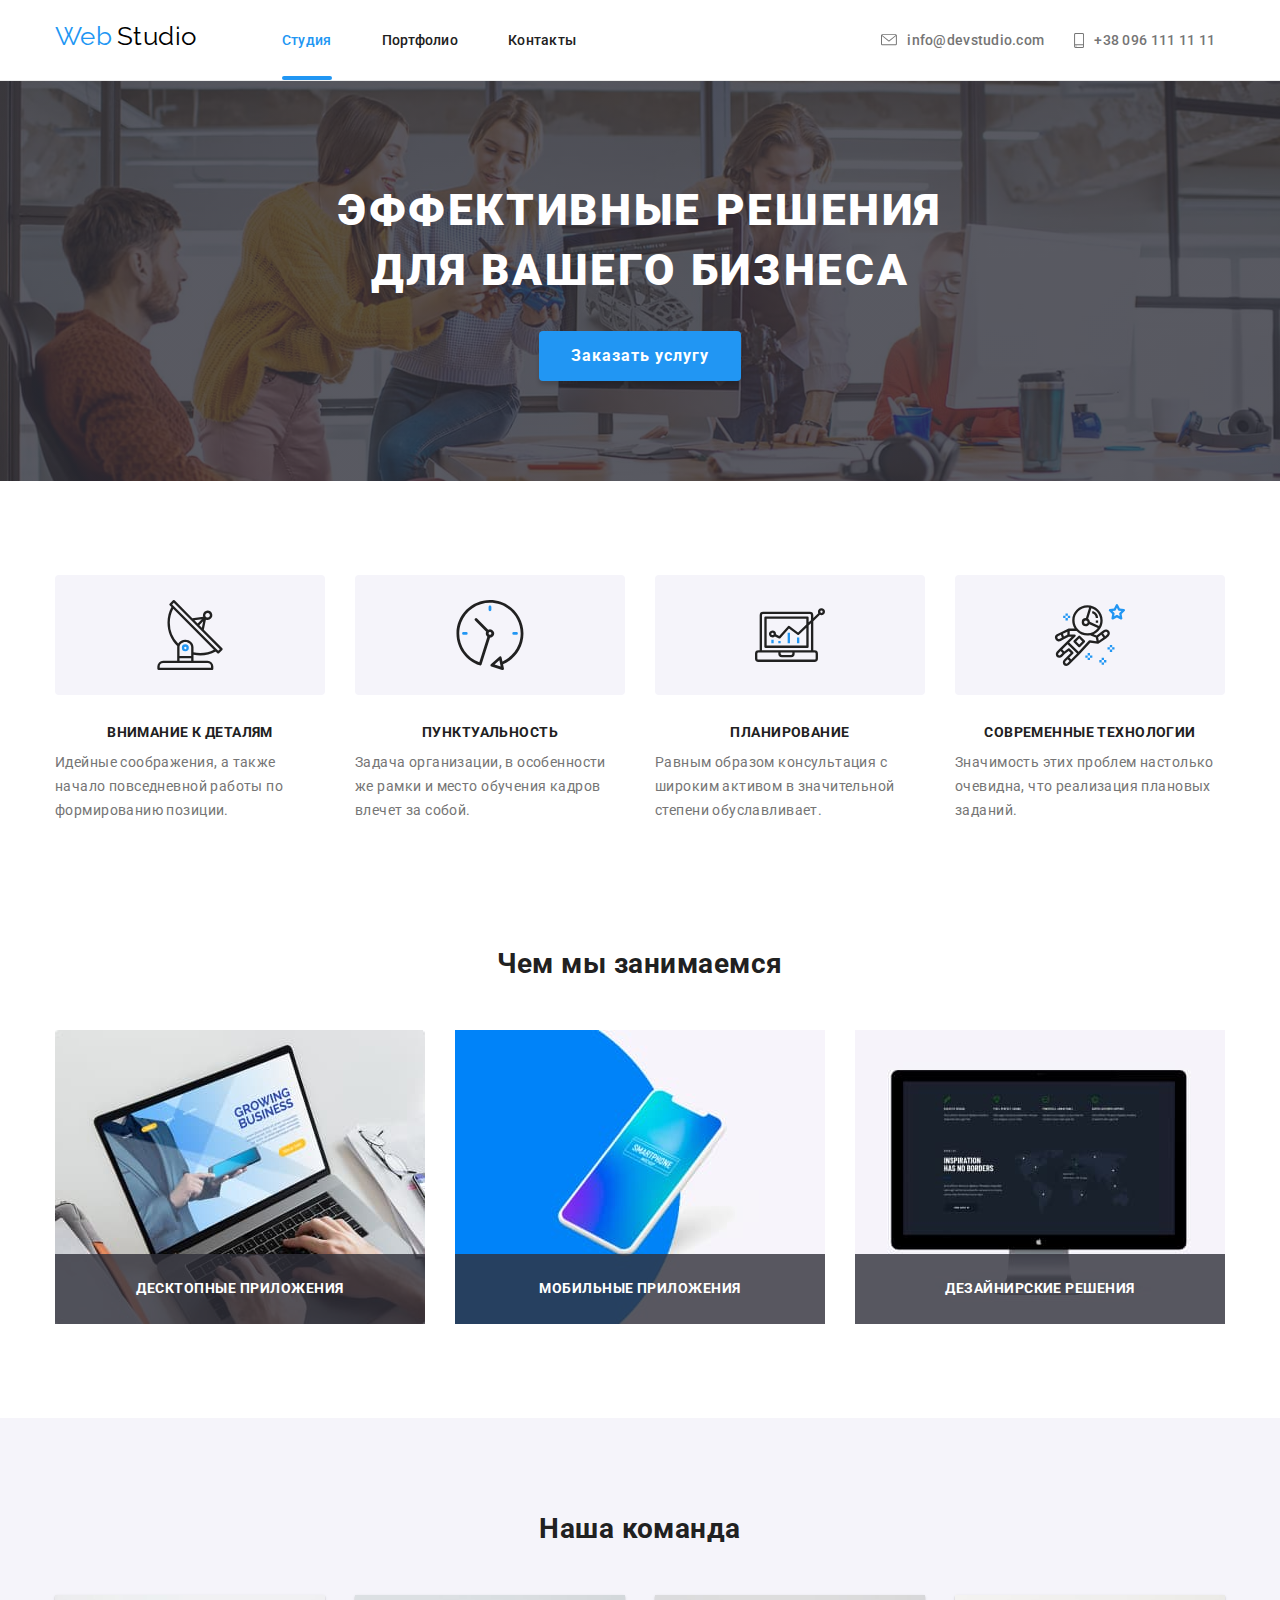
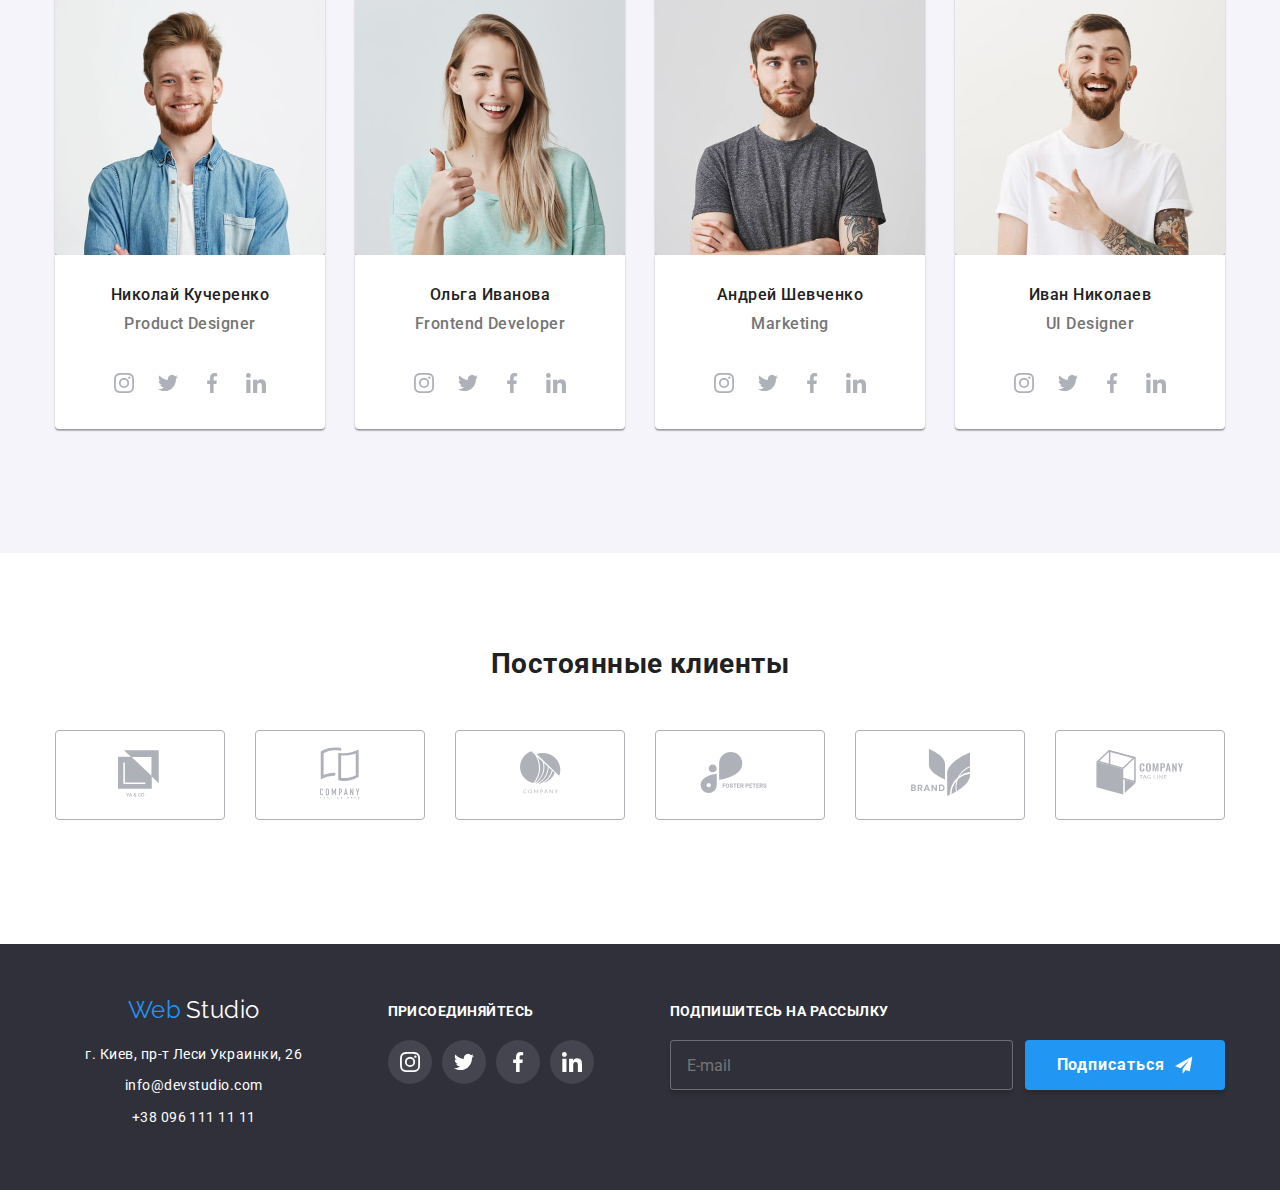
<file: index.html>
<!DOCTYPE html>
<html lang="ru">
  <head>
    <meta charset="UTF-8" />
    <meta name="viewport" content="width=device-width, initial-scale=1.0" />
    <title>Web Studio v.1</title>
    <link
      rel="stylesheet"
      href="https://cdnjs.cloudflare.com/ajax/libs/modern-normalize/0.6.0/modern-normalize.min.css"
    />
    <link
      href="https://fonts.googleapis.com/css2?family=Raleway:wght@700&family=Roboto:wght@400;500;700;900&display=swap"
      rel="stylesheet"
    />
    <link rel="stylesheet" href="./css/main.min.css" />
  </head>
  <body>
    <div class="backdrop is-hidden" data-modal>
      <div class="modal">
        <b class="modal-title">Оставьте свои данные, мы вам перезвоним:</b>
        <button class="button-close" type="button" data-modal-close>
          <svg class="close">
            <use href="./images/webstudio.svg#icon-close-black-18dp"></use>
          </svg>
        </button>

        <form class="form" autocomplete="off">
          <div class="form-field">
            <input type="text" name="name" id="name" placeholder=" " />
            <label for="name" class="form-label">Имя</label>
            <svg class="icon-modal">
              <use href="./images/webstudio.svg#icon-person-black-18dp"></use>
            </svg>
          </div>

          <div class="form-field">
            <input type="tel" name="telephone" id="tel" placeholder=" " />
            <label for="tel" class="form-label">Телефон</label>
            <svg class="icon-modal">
              <use href="./images/webstudio.svg#icon-phone-black-18dp"></use>
            </svg>
          </div>

          <div class="form-field">
            <input type="email" name="email" id="mail" placeholder=" " />
            <label for="mail" class="form-label">Почта</label>
            <svg class="icon-modal">
              <use href="./images/webstudio.svg#icon-email-black-18dp-1"></use>
            </svg>
          </div>
          <div class="form-field">
            <textarea
              name="comment"
              rows="5"
              cols="50"
              id="comment"
              placeholder=" "
            ></textarea>
            <label for="comment" class="form-label-comment">Коментарий</label>
          </div>
          <div>
            <label class="checkbox-label">
              <input
                name="checkbox"
                type="checkbox"
                value="agreement conditions"
                class="checkbox"
              /><span class="check-ikon"></span>Соглашаюсь с рассылкой и
              принимаю
              <a class="contract" href="/">Условия договора</a>
            </label>
          </div>
          <div class="modal-button">
            <button class="button-secondary" type="submit">Отправить</button>
          </div>
        </form>
      </div>
    </div>
    <!--Шапка-->
    <header class="h-box">
      <!--Навигация-->
      <div class="head-container">
        <nav class="nav-flex">
          <!--Лого-->
          <div>
            <a href="/" class="logo"
              ><span class="logo-primary">Web</span>
              <span class="logo-secondary">Studio</span></a
            >
          </div>
          <button
            type="button"
            class="mob-but-menu"
            aria-label="Переключатель мобильного меню"
            aria-expanded="false"
            data-menu-button
          >
            <svg width="40px" height="40px">
              <use
                class="icon-cross"
                href="./images/webstudio.svg#icon-close_40px"
              ></use>
              <use
                class="icon-menu"
                href="./images/webstudio.svg#icon-menu_40px"
              ></use>
            </svg>
          </button>
        </nav>
        <div class="menu-container" data-menu>
          <!--Список страниц-->
          <ul class="site-nav">
            <li class="item">
              <a href="./" class="link current">Студия</a>
            </li>
            <li class="item">
              <a href="./portfolio.html" class="link">Портфолио</a>
            </li>
            <li class="item"><a href="/" class="link">Контакты</a></li>
          </ul>

          <!--Список контактов-->

          <address class="site-nav-ad">
            <div class="ad-link">
              <a href="mailto:info@devstudio.com" class="link">
                <svg class="e-t-icon-envelope">
                  <use href="./images/webstudio.svg#icon-envelope"></use>
                </svg>
                info@devstudio.com
              </a>
            </div>
            <div class="ad-link">
              <a href="tel:380961111111" class="link">
                <svg class="e-t-icon-smartphone">
                  <use href="./images/webstudio.svg#icon-smartphone"></use>
                </svg>
                +38 096 111 11 11
              </a>
            </div>
          </address>
        </div>
      </div>
    </header>

    <!--Основной контент-->
    <main>
      <!--Сецкция ГЕРОЙ-->
      <section class="hero">
        <div>
          <h1 class="hero-title">
            Эффективные решения для вашего бизнеса
          </h1>

          <button class="button-secondary" type="button" data-modal-open>
            Заказать услугу
          </button>
        </div>
      </section>

      <!--Сецкция ФИТЧИ-->
      <section class="feature">
        <div class="container">
          <ul class="list features-flex">
            <!--Внимание к деталям-->
            <li class="feature-item">
              <div class="b-g-c-features">
                <svg class="features-icon">
                  <use href="./images/webstudio.svg#icon-antenna_1"></use>
                </svg>
              </div>
              <h3 class="features-title">ВНИМАНИЕ К ДЕТАЛЯМ</h3>
              <p class="features-text">
                Идейные соображения, а также начало повседневной работы по
                формированию позиции.
              </p>
            </li>

            <!--Пунктуальность-->
            <li class="feature-item">
              <div class="b-g-c-features">
                <svg class="features-icon">
                  <use href="./images/webstudio.svg#icon-clock_1"></use>
                </svg>
              </div>
              <h3 class="features-title">ПУНКТУАЛЬНОСТЬ</h3>
              <p class="features-text">
                Задача организации, в особенности же рамки и место обучения
                кадров влечет за собой.
              </p>
            </li>

            <!--Планирование-->
            <li class="feature-item">
              <div class="b-g-c-features">
                <svg class="features-icon">
                  <use href="./images/webstudio.svg#icon-diagram_1"></use>
                </svg>
              </div>
              <h3 class="features-title">ПЛАНИРОВАНИЕ</h3>
              <p class="features-text">
                Равным образом консультация с широким активом в значительной
                степени обуславливает.
              </p>
            </li>

            <!--Современные технологии-->
            <li class="feature-item">
              <div class="b-g-c-features">
                <svg class="features-icon">
                  <use href="./images/webstudio.svg#icon-astronaut_1"></use>
                </svg>
              </div>
              <h3 class="features-title">СОВРЕМЕННЫЕ ТЕХНОЛОГИИ</h3>
              <p class="features-text">
                Значимость этих проблем настолько очевидна, что реализация
                плановых заданий.
              </p>
            </li>
          </ul>
        </div>
      </section>

      <!--Сецкция Чем мы занимаемся-->
      <section class="container">
        <div class="wawd">
          <h2 class="title">Чем мы занимаемся</h2>
          <ul class="list wawd-flex">
            <!--ДЕСКТОПНЫЕ ПРИЛОЖЕНИЯ-->
            <li class="img-wawd">
              <div class="wawd-position-img">
                <img
                  srcset="
                    ./images/what_are_we_doing/laptop.jpg    1x,
                    ./images/what_are_we_doing/laptop@2x.jpg 2x
                  "
                  src="./images/what_are_we_doing/laptop.jpg"
                  alt="Ноутбук"
                  width="370"
                />
              </div>
              <div class="wawd-position">
                <h3 class="wawd-item">
                  ДЕСКТОПНЫЕ ПРИЛОЖЕНИЯ
                </h3>
              </div>
            </li>

            <!--МОБИЛЬНЫЕ ПРИЛОЖЕНИЯ-->
            <li class="img-wawd">
              <div class="wawd-position-img">
                <img
                  srcset="
                    ./images/what_are_we_doing/smartphone.jpg    1x,
                    ./images/what_are_we_doing/smartphone@2x.jpg 2x
                  "
                  src="./images/what_are_we_doing/smartphone.jpg"
                  alt="Смартфон"
                />
              </div>
              <div class="wawd-position">
                <h3 class="wawd-item">МОБИЛЬНЫЕ ПРИЛОЖЕНИЯ</h3>
              </div>
            </li>

            <!--ДЕЗАЙНИРСКИЕ РЕШЕНИЯ-->
            <li class="img-wawd">
              <div class="wawd-position-img">
                <img
                  srcset="
                    ./images/what_are_we_doing/screen.jpg    1x,
                    ./images/what_are_we_doing/screen@2x.jpg 2x
                  "
                  src="./images/what_are_we_doing/screen.jpg"
                  alt="Монитор"
                />
              </div>
              <div class="wawd-position">
                <h3 class="wawd-item">ДЕЗАЙНИРСКИЕ РЕШЕНИЯ</h3>
              </div>
            </li>
          </ul>
        </div>
      </section>

      <!--Сецкция Наша команда-->
      <section class="team-box">
        <div class="container">
          <h2 class="title">Наша команда</h2>
          <ul class="team-list team-flex">
            <!--Product Designer-->
            <li class="workers-items">
              <picture>
                <source
                  srcset="
                    ./images/team/mob/img-mob.jpg    450w,
                    ./images/team/mob/img-mob@2x.jpg 900w
                  "
                  media="(max-width: 480px)" />

                <source
                  srcset="
                    ./images/team/desk/img-desk.jpg    270w,
                    ./images/team/desk/img-desk@2x.jpg 540w
                  "
                  media="(min-width: 1200px)" />
                <img
                  srcset="
                    ./images/team/tab/img-tab.jpg    354w,
                    ./images/team/tab/img-tab@2x.jpg 708w
                  "
                  src="./images/team/tab/img-tab.jpg"
                  alt="Photo Product Designer"
                  class="workers-photo"
              /></picture>
              <div class="info-container">
                <h3 class="member-title">Николай Кучеренко</h3>
                <p class="postposition" lang="en">Product Designer</p>
                <ul class="list sl-flex">
                  <li>
                    <a
                      href="https://www.instagram.com/?hl=ru"
                      class="socialnets"
                    >
                      <svg class="socialnets-icons" width="20px" height="20px">
                        <use href="./images/webstudio.svg#icon-instagram"></use>
                      </svg>

                      <span class="f-heading">Instagram</span></a
                    >
                  </li>
                  <li>
                    <a
                      href="https://www.instagram.com/?hl=ru"
                      class="socialnets"
                    >
                      <svg class="socialnets-icons" width="20px" height="20px">
                        <use href="./images/webstudio.svg#icon-twitter"></use>
                      </svg>
                      <span class="f-heading">Twitter</span></a
                    >
                  </li>
                  <li>
                    <a
                      href="https://www.instagram.com/?hl=ru"
                      class="socialnets"
                    >
                      <svg class="socialnets-icons" width="20px" height="20px">
                        <use href="./images/webstudio.svg#icon-facebook"></use>
                      </svg>
                      <span class="f-heading">FaceBook</span></a
                    >
                  </li>
                  <li>
                    <a
                      href="https://www.instagram.com/?hl=ru"
                      class="socialnets"
                    >
                      <svg class="socialnets-icons" width="20px" height="20px">
                        <use href="./images/webstudio.svg#icon-linkedin"></use>
                      </svg>
                      <span class="f-heading">Linkedin</span></a
                    >
                  </li>
                </ul>
              </div>
            </li>

            <!--Frontend Developer-->
            <li class="workers-items">
              <picture>
                <source
                  srcset="
                    ./images/team/desk/img-desk_(1).jpg    270w,
                    ./images/team/desk/img-desk_(1)@2x.jpg 540w
                  "
                  media="(min-width: 1200px)" />
                <source
                  srcset="
                    ./images/team/mob/img-mob_(1).jpg    450w,
                    ./images/team/mob/img-mob_(1)@2x.jpg 900w
                  "
                  media="(max-width: 480px)" />
                <img
                  srcset="
                    ./images/team/tab/img-tab_(1).jpg    354w,
                    ./images/team/tab/img-tab_(1)@2x.jpg 708w
                  "
                  src="./images/team/tab/img-tab_(1).jpg"
                  alt="Photo Frontend Developer"
                  class="workers-photo"
              /></picture>

              <div class="info-container">
                <h3 class="member-title">Ольга Иванова</h3>
                <p class="postposition" lang="en">Frontend Developer</p>
                <ul class="list sl-flex">
                  <li>
                    <a
                      href="https://www.instagram.com/?hl=ru"
                      class="socialnets"
                    >
                      <svg class="socialnets-icons" width="20px" height="20px">
                        <use href="./images/webstudio.svg#icon-instagram"></use>
                      </svg>

                      <span class="f-heading">Instagram</span></a
                    >
                  </li>
                  <li>
                    <a
                      href="https://www.instagram.com/?hl=ru"
                      class="socialnets"
                    >
                      <svg class="socialnets-icons" width="20px" height="20px">
                        <use href="./images/webstudio.svg#icon-twitter"></use>
                      </svg>
                      <span class="f-heading">Twitter</span></a
                    >
                  </li>
                  <li>
                    <a
                      href="https://www.instagram.com/?hl=ru"
                      class="socialnets"
                    >
                      <svg class="socialnets-icons" width="20px" height="20px">
                        <use href="./images/webstudio.svg#icon-facebook"></use>
                      </svg>
                      <span class="f-heading">FaceBook</span></a
                    >
                  </li>
                  <li>
                    <a
                      href="https://www.instagram.com/?hl=ru"
                      class="socialnets"
                    >
                      <svg class="socialnets-icons" width="20px" height="20px">
                        <use href="./images/webstudio.svg#icon-linkedin"></use>
                      </svg>
                      <span class="f-heading">Linkedin</span></a
                    >
                  </li>
                </ul>
              </div>
            </li>

            <!--Marketing-->
            <li class="workers-items">
              <picture>
                <source
                  srcset="
                    ./images/team/desk/img-desk_(2).jpg    270w,
                    ./images/team/desk/img-desk_(2)@2x.jpg 540w
                  "
                  media="(min-width: 1200px)" />
                <source
                  srcset="
                    ./images/team/mob/img-mob_(2).jpg    450w,
                    ./images/team/mob/img-mob_(2)@2x.jpg 900w
                  "
                  media="(max-width: 480px)" />
                <img
                  srcset="
                    ./images/team/tab/img-tab_(2).jpg    354w,
                    ./images/team/tab/img-tab_(2)@2x.jpg 708w
                  "
                  src="./images/team/tab/img-tab_(2).jpg"
                  alt="Photo Marketing"
                  class="workers-photo"
              /></picture>
              <div class="info-container">
                <h3 class="member-title">Андрей Шевченко</h3>
                <p class="postposition" lang="en">Marketing</p>
                <ul class="list sl-flex">
                  <li>
                    <a
                      href="https://www.instagram.com/?hl=ru"
                      class="socialnets"
                    >
                      <svg class="socialnets-icons" width="20px" height="20px">
                        <use href="./images/webstudio.svg#icon-instagram"></use>
                      </svg>

                      <span class="f-heading">Instagram</span></a
                    >
                  </li>
                  <li>
                    <a
                      href="https://www.instagram.com/?hl=ru"
                      class="socialnets"
                    >
                      <svg class="socialnets-icons" width="20px" height="20px">
                        <use href="./images/webstudio.svg#icon-twitter"></use>
                      </svg>
                      <span class="f-heading">Twitter</span></a
                    >
                  </li>
                  <li>
                    <a
                      href="https://www.instagram.com/?hl=ru"
                      class="socialnets"
                    >
                      <svg class="socialnets-icons" width="20px" height="20px">
                        <use href="./images/webstudio.svg#icon-facebook"></use>
                      </svg>
                      <span class="f-heading">FaceBook</span></a
                    >
                  </li>
                  <li>
                    <a
                      href="https://www.instagram.com/?hl=ru"
                      class="socialnets"
                    >
                      <svg class="socialnets-icons" width="20px" height="20px">
                        <use href="./images/webstudio.svg#icon-linkedin"></use>
                      </svg>
                      <span class="f-heading">Linkedin</span></a
                    >
                  </li>
                </ul>
              </div>
            </li>

            <!--UI Designer-->
            <li class="workers-items">
              <picture>
                <source
                  srcset="
                    ./images/team/desk/img-desk_(3).jpg    270w,
                    ./images/team/desk/img-desk_(3)@2x.jpg 540w
                  "
                  media="(min-width: 1200px)" />
                <source
                  srcset="
                    ./images/team/mob/img-mob_(3).jpg    450w,
                    ./images/team/mob/img-mob_(3)@2x.jpg 900w
                  "
                  media="(max-width: 480px)" />
                <img
                  srcset="
                    ./images/team/tab/img-tab_(3).jpg    354w,
                    ./images/team/tab/img-tab_(3)@2x.jpg 708w
                  "
                  src="./images/team/tab/img-tab_(3).jpg"
                  alt="Photo UI Designer"
                  class="workers-photo"
              /></picture>
              <div class="info-container">
                <h3 class="member-title">Иван Николаев</h3>
                <p class="postposition" lang="en">UI Designer</p>
                <ul class="list sl-flex">
                  <li>
                    <a
                      href="https://www.instagram.com/?hl=ru"
                      class="socialnets"
                    >
                      <svg class="socialnets-icons" width="20px" height="20px">
                        <use href="./images/webstudio.svg#icon-instagram"></use>
                      </svg>

                      <span class="f-heading">Instagram</span></a
                    >
                  </li>
                  <li>
                    <a
                      href="https://www.instagram.com/?hl=ru"
                      class="socialnets"
                    >
                      <svg class="socialnets-icons" width="20px" height="20px">
                        <use href="./images/webstudio.svg#icon-twitter"></use>
                      </svg>
                      <span class="f-heading">Twitter</span></a
                    >
                  </li>
                  <li>
                    <a
                      href="https://www.instagram.com/?hl=ru"
                      class="socialnets"
                    >
                      <svg class="socialnets-icons" width="20px" height="20px">
                        <use href="./images/webstudio.svg#icon-facebook"></use>
                      </svg>
                      <span class="f-heading">FaceBook</span></a
                    >
                  </li>
                  <li>
                    <a
                      href="https://www.instagram.com/?hl=ru"
                      class="socialnets"
                    >
                      <svg class="socialnets-icons" width="20px" height="20px">
                        <use href="./images/webstudio.svg#icon-linkedin"></use>
                      </svg>
                      <span class="f-heading">Linkedin</span></a
                    >
                  </li>
                </ul>
              </div>
            </li>
          </ul>
        </div>
      </section>

      <!--Сецкция Наши Клиенты-->
      <section class="our-clients">
        <div class="container">
          <h2 class="title">Постоянные клиенты</h2>

          <ul class="list clients-flex">
            <!--Компания 1-->
            <li class="client-item">
              <a href="/" class="clients-site-link">
                <svg class="clients-icon" width="45px" height="50px">
                  <use href="./images/webstudio.svg#icon-logo_1"></use>
                </svg>
                <span class="f-heading">YA&CO</span>
              </a>
            </li>

            <!--Компания 2-->
            <li class="client-item">
              <a href="/" class="clients-site-link">
                <div class="clients-border">
                  <svg class="clients-icon" width="40px" height="52px">
                    <use href="./images/webstudio.svg#icon-logo_2"></use>
                  </svg>
                  <span class="f-heading">Company Tagline Here</span>
                </div>
              </a>
            </li>

            <!--Компания 3-->
            <li class="client-item">
              <a href="/" class="clients-site-link">
                <div class="clients-border">
                  <svg class="clients-icon" width="41px" height="43px">
                    <use href="./images/webstudio.svg#icon-logo_3"></use>
                  </svg>
                  <span class="f-heading">Company</span>
                </div>
              </a>
            </li>

            <!--Компания 4-->
            <li class="client-item">
              <a href="/" class="clients-site-link">
                <div class="clients-border">
                  <svg class="clients-icon" width="80px" height="42px">
                    <use href="./images/webstudio.svg#icon-logo_4"></use>
                  </svg>
                  <span class="f-heading">Foster Peters</span>
                </div>
              </a>
            </li>

            <!--Компания 5-->
            <li class="client-item">
              <a href="/" class="clients-site-link">
                <div class="clients-border">
                  <svg class="clients-icon" width="59px" height="47px">
                    <use href="./images/webstudio.svg#icon-logo_5"></use>
                  </svg>
                  <span class="f-heading">Brand</span>
                </div>
              </a>
            </li>

            <!--Компания 6-->
            <li class="client-item">
              <a href="/" class="clients-site-link">
                <div class="clients-border">
                  <svg class="clients-icon" width="88px" height="45px">
                    <use href="./images/webstudio.svg#icon-logo_6"></use>
                  </svg>
                  <span class="f-heading">Company Tagline</span>
                </div>
              </a>
            </li>
          </ul>
        </div>
      </section>
    </main>

    <!--Подвал-->
    <footer class="box">
      <!--Лого-->
      <div class="container f-head-container">
        <div class="logo-address">
          <a href="/"
            ><span class="f-logo-primary">Web</span>
            <span class="f-logo-secondary">Studio</span></a
          >

          <!--Контакты-->
          <address class="f-site-nav">
            <p class="address-city">г. Киев, пр-т Леси Украинки, 26</p>

            <a href="mailto:info@devstudio.com" class="f-link"
              >info@devstudio.com</a
            >

            <a href="tel:380961111111" class="f-link">
              +38 096 111 11 11
            </a>
          </address>
        </div>

        <!--Соц. Сети-->
        <section class="conecting">
          <p class="conecting-title">Присоединяйтесь</p>
          <ul class="list f-link">
            <!--Instagram-->
            <li class="f-snl">
              <a
                href="https://www.instagram.com/?hl=ru"
                class="f-socialnet-link"
              >
                <svg width="20px" height="20px">
                  <use href="./images/webstudio.svg#icon-instagram"></use>
                </svg>
                <span class="f-heading"> Instagram</span>
              </a>
            </li>

            <!--Twitter-->
            <li class="f-snl">
              <a href="https://twitter.com/explore" class="f-socialnet-link"
                ><svg width="20px" height="20px">
                  <use href="./images/webstudio.svg#icon-twitter"></use>
                </svg>
                <span class="f-heading">Twitter</span></a
              >
            </li>

            <!--Facebook-->
            <li class="f-snl">
              <a href="https://uk-ua.facebook.com/" class="f-socialnet-link">
                <svg width="20px" height="20px">
                  <use href="./images/webstudio.svg#icon-facebook"></use>
                </svg>
                <span class="f-heading">Facebook</span></a
              >
            </li>

            <!--Linkedin-->
            <li class="f-snl">
              <a href="https://ua.linkedin.com/" class="f-socialnet-link">
                <svg width="20px" height="20px">
                  <use href="./images/webstudio.svg#icon-linkedin"></use>
                </svg>
                <span class="f-heading">Linkedin</span></a
              >
            </li>
          </ul>
        </section>

        <div class="send-email">
          <p class="conecting-title">Подпишитесь на рассылку</p>
          <form class="form-flex">
            <label class="f-form-field">
              <input type="email" placeholder="E-mail" name="email" />
            </label>
            <button type="submit" class="button-submit">
              Подписаться
              <svg width="24px" height="24px">
                <use href="./images/webstudio.svg#icon-icon_send"></use>
              </svg>
            </button>
          </form>
        </div>
      </div>
    </footer>
    <script src="./js/modal.js"></script>
    <script src="./js/mob-menu.js"></script>
  </body>
</html>
</file>
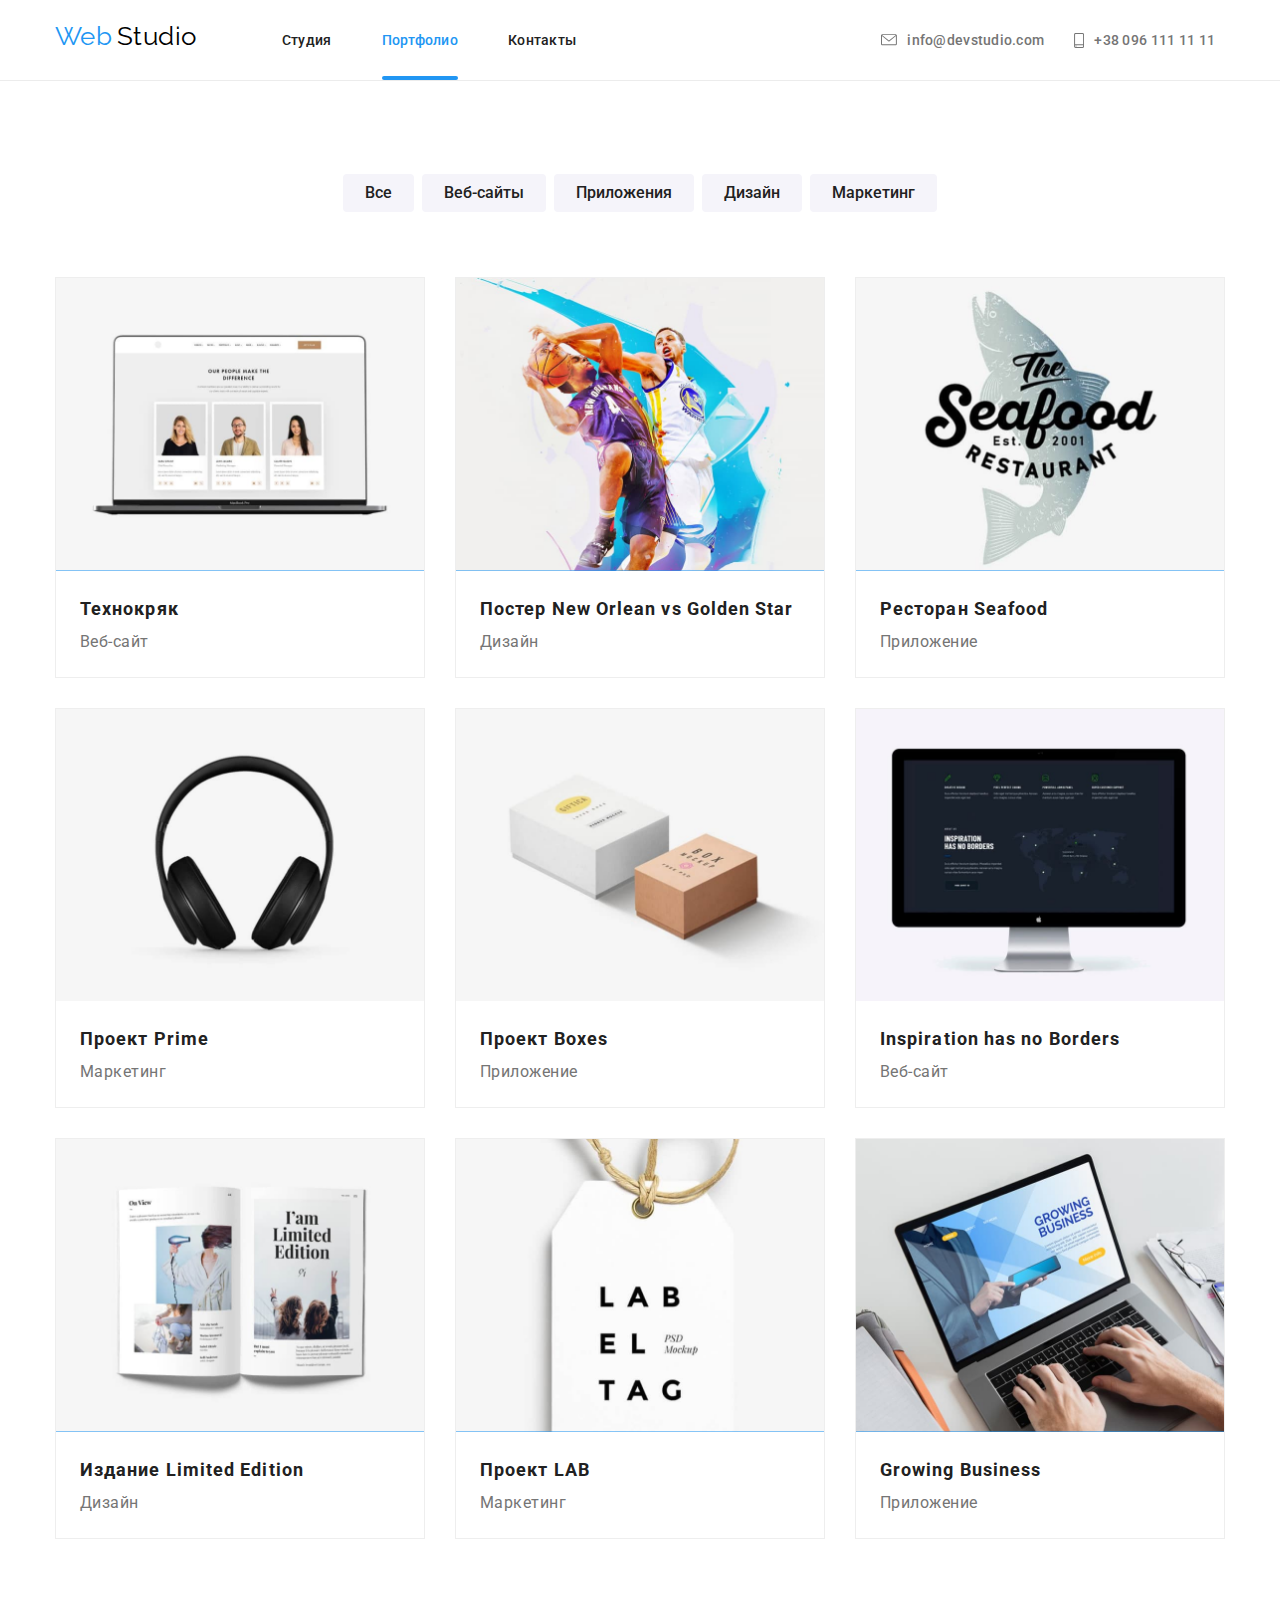
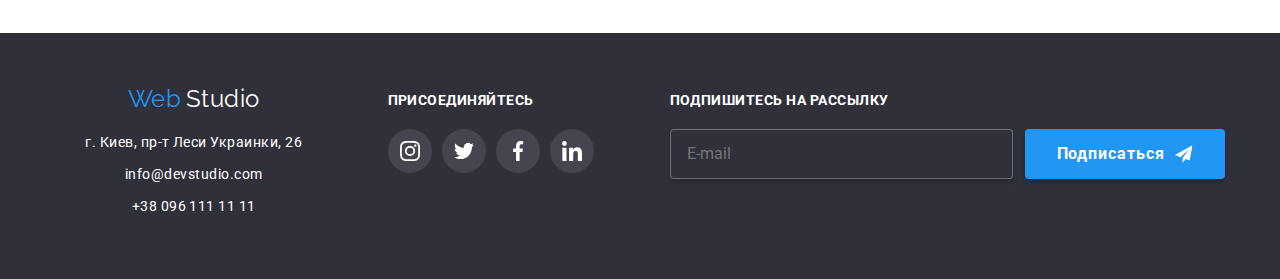
<file: portfolio.html>
<!DOCTYPE html>
<html lang="ru">
  <head>
    <meta charset="UTF-8" />
    <meta name="viewport" content="width=device-width, initial-scale=1.0" />
    <title>Portfolio</title>
    <link
      rel="stylesheet"
      href="https://cdnjs.cloudflare.com/ajax/libs/modern-normalize/0.6.0/modern-normalize.min.css"
    />
    <link
      href="https://fonts.googleapis.com/css2?family=Raleway:wght@700&family=Roboto:wght@400;500;700;900&display=swap"
      rel="stylesheet"
    />
    <link rel="stylesheet" href="./css/portfolio.min.css" />
  </head>

  <body>
    <!--Шапка-->
    <header class="h-box">
      <!--Навигация-->
      <div class="head-container">
        <nav class="nav-flex">
          <!--Лого-->
          <div>
            <a href="/" class="logo"
              ><span class="logo-primary">Web</span>
              <span class="logo-secondary">Studio</span></a
            >
          </div>
          <button
            type="button"
            class="mob-but-menu"
            aria-label="Переключатель мобильного меню"
            aria-expanded="false"
            data-menu-button
          >
            <svg width="40px" height="40px">
              <use
                class="icon-cross"
                href="./images/webstudio.svg#icon-close_40px"
              ></use>
              <use
                class="icon-menu"
                href="./images/webstudio.svg#icon-menu_40px"
              ></use>
            </svg>
          </button>
        </nav>
        <div class="menu-container" data-menu>
          <!--Список страниц-->
          <ul class="site-nav">
            <li class="item">
              <a href="./" class="link">Студия</a>
            </li>
            <li class="item">
              <a href="./portfolio.html" class="link current">Портфолио</a>
            </li>
            <li class="item"><a href="/" class="link">Контакты</a></li>
          </ul>

          <!--Список контактов-->

          <address class="site-nav-ad">
            <div class="ad-link">
              <a href="mailto:info@devstudio.com" class="link">
                <svg class="e-t-icon-envelope">
                  <use href="./images/webstudio.svg#icon-envelope"></use>
                </svg>
                info@devstudio.com
              </a>
            </div>
            <div class="ad-link">
              <a href="tel:380961111111" class="link">
                <svg class="e-t-icon-smartphone">
                  <use href="./images/webstudio.svg#icon-smartphone"></use>
                </svg>
                +38 096 111 11 11
              </a>
            </div>
          </address>
        </div>
      </div>
    </header>

    <!-- Основной контент-->
    <main>
      <section class="portfolio">
        <div class="container">
          <!-- Скрытый заголовок-->
          <h1 class="f-heading">Наше портфолио</h1>

          <!-- Навигация страници-->

          <ul class="portfolio-filters list button-check">
            <li class="b-item">
              <button type="button" class="button-primary">
                Все
              </button>
            </li>
            <li class="b-item">
              <button type="button" class="button-primary">
                Веб-сайты
              </button>
            </li>
            <li class="b-item">
              <button type="button" class="button-primary">
                Приложения
              </button>
            </li>
            <li class="b-item">
              <button type="button" class="button-primary">
                Дизайн
              </button>
            </li>
            <li class="b-item">
              <button type="button" class="button-primary">
                Маркетинг
              </button>
            </li>
          </ul>

          <!-- Проэкты-->
          <section class="projects">
            <ul class="list project-flex">
              <!-- Проэкт 1-->
              <li class="project">
                <a href="/">
                  <div class="project-description">
                    <picture>
                      <source
                        srcset="
                          ./images/projects/desk/project_1_desk.jpg    370w,
                          ./images/projects/desk/project_1_desk@2x.jpg 740w
                        "
                        media="(min-width: 1200px)"
                      />
                      <source
                        srcset="
                          ./images/projects/mob/project_1_mob.jpg    450w,
                          ./images/projects/mob/project_1_mob@2x.jpg 900w
                        "
                        media="(max-width: 480px)"
                      />
                      <img
                        srcset="
                          ./images/projects/tab/project_1_tab.jpg    354w,
                          ./images/projects/tab/project_1_tab@2x.jpg 708w
                        "
                        src="./images/projects/tab/project_1_tab.jpg"
                        alt="Технокряк"
                        class="f-img"
                      />
                    </picture>
                    <div class="project-overlay">
                      <p class="project-text">
                        Технокряк это современная площадка распространения
                        коронавируса. Компании используют эту платформу для
                        цифрового шпионажа и атак на защищённые сервера
                        конкурентов.
                      </p>
                    </div>
                  </div>

                  <div class="projects-names">
                    <h2 class="title-project">Технокряк</h2>
                    <p class="project-item">Веб-сайт</p>
                  </div>
                </a>
              </li>

              <!-- Проэкт 2-->
              <li class="project">
                <a href="/">
                  <div class="project-description">
                    <picture>
                      <source
                        srcset="
                          ./images/projects/desk/project_2_desk.jpg    370w,
                          ./images/projects/desk/project_2_desk@2x.jpg 740w
                        "
                        media="(min-width: 1200px)"
                      />
                      <source
                        srcset="
                          ./images/projects/mob/project_2_mob.jpg    450w,
                          ./images/projects/mob/project_2_mob@2x.jpg 900w
                        "
                        media="(max-width: 480px)"
                      />
                      <img
                        srcset="
                          ./images/projects/tab/project_2_tab.jpg    354w,
                          ./images/projects/tab/project_2_tab@2x.jpg 708w
                        "
                        src="./images/projects/tab/project_2_tab.jpg"
                        alt="New Orlean vs Golden Star"
                        class="f-img"
                      />
                    </picture>
                    <div class="project-overlay">
                      <p class="project-text">
                        Технокряк это современная площадка распространения
                        коронавируса. Компании используют эту платформу для
                        цифрового шпионажа и атак на защищённые сервера
                        конкурентов.
                      </p>
                    </div>
                  </div>
                  <div class="projects-names">
                    <h2 class="title-project">
                      Постер New Orlean vs Golden Star
                    </h2>
                    <p class="project-item">Дизайн</p>
                  </div>
                </a>
              </li>

              <!-- Проэкт 3-->
              <li class="project">
                <a href="/">
                  <div class="project-description">
                    <picture>
                      <source
                        srcset="
                          ./images/projects/desk/project_3_desk.jpg    370w,
                          ./images/projects/desk/project_3_desk@2x.jpg 740w
                        "
                        media="(min-width: 1200px)"
                      />
                      <source
                        srcset="
                          ./images/projects/mob/project_3_mob.jpg    450w,
                          ./images/projects/mob/project_3_mob@2x.jpg 900w
                        "
                        media="(max-width: 480px)"
                      />
                      <img
                        srcset="
                          ./images/projects/tab/project_3_tab.jpg    354w,
                          ./images/projects/tab/project_3_tab@2x.jpg 708w
                        "
                        src="./images/projects/tab/project_3_tab.jpg"
                        alt="Ресторан Seafood"
                        class="f-img"
                      />
                    </picture>
                    <div class="project-overlay">
                      <p class="project-text">
                        Технокряк это современная площадка распространения
                        коронавируса. Компании используют эту платформу для
                        цифрового шпионажа и атак на защищённые сервера
                        конкурентов.
                      </p>
                    </div>
                  </div>
                  <div class="projects-names">
                    <h2 class="title-project">Ресторан Seafood</h2>
                    <p class="project-item">Приложение</p>
                  </div>
                </a>
              </li>

              <!-- Проэкт 4-->
              <li class="project">
                <a href="/">
                  <div class="project-description">
                    <picture>
                      <source
                        srcset="
                          ./images/projects/desk/project_4_desk.jpg    370w,
                          ./images/projects/desk/project_4_desk@2x.jpg 740w
                        "
                        media="(min-width: 1200px)"
                      />
                      <source
                        srcset="
                          ./images/projects/mob/project_4_mob.jpg    450w,
                          ./images/projects/mob/project_4_mob@2x.jpg 900w
                        "
                        media="(max-width: 480px)"
                      />
                      <img
                        srcset="
                          ./images/projects/tab/project_4_tab.jpg    354w,
                          ./images/projects/tab/project_4_tab@2x.jpg 708w
                        "
                        src="./images/projects/tab/project_4_tab.jpg"
                        alt="Проект Prime"
                        class="f-img"
                      />
                    </picture>
                    <div class="project-overlay">
                      <p class="project-text">
                        Технокряк это современная площадка распространения
                        коронавируса. Компании используют эту платформу для
                        цифрового шпионажа и атак на защищённые сервера
                        конкурентов.
                      </p>
                    </div>
                  </div>
                  <div class="projects-names">
                    <h2 class="title-project">Проект Prime</h2>

                    <p class="project-item">Маркетинг</p>
                  </div>
                </a>
              </li>

              <!-- Проэкт 5-->
              <li class="project">
                <a href="/">
                  <div class="project-description">
                    <picture>
                      <source
                        srcset="
                          ./images/projects/desk/project_5_desk.jpg    370w,
                          ./images/projects/desk/project_5_desk@2x.jpg 740w
                        "
                        media="(min-width: 1200px)"
                      />
                      <source
                        srcset="
                          ./images/projects/mob/project_5_mob.jpg    450w,
                          ./images/projects/mob/project_5_mob@2x.jpg 900w
                        "
                        media="(max-width: 480px)"
                      />
                      <img
                        srcset="
                          ./images/projects/tab/project_5_tab.jpg    354w,
                          ./images/projects/tab/project_5_tab@2x.jpg 708w
                        "
                        src="./images/projects/tab/project_5_tab.jpg"
                        alt="Проект Boxes"
                        class="f-img"
                      />
                    </picture>
                    <div class="project-overlay">
                      <p class="project-text">
                        Технокряк это современная площадка распространения
                        коронавируса. Компании используют эту платформу для
                        цифрового шпионажа и атак на защищённые сервера
                        конкурентов.
                      </p>
                    </div>
                  </div>
                  <div class="projects-names">
                    <h2 class="title-project">Проект Boxes</h2>
                    <p class="project-item">Приложение</p>
                  </div>
                </a>
              </li>

              <!-- Проэкт 6-->
              <li class="project">
                <a href="/">
                  <div class="project-description">
                    <picture>
                      <source
                        srcset="
                          ./images/projects/desk/project_6_desk.jpg    370w,
                          ./images/projects/desk/project_6_desk@2x.jpg 740w
                        "
                        media="(min-width: 1200px)"
                      />
                      <source
                        srcset="
                          ./images/projects/mob/project_6_mob.jpg    450w,
                          ./images/projects/mob/project_6_mob@2x.jpg 900w
                        "
                        media="(max-width: 480px)"
                      />
                      <img
                        srcset="
                          ./images/projects/tab/project_6_tab.jpg    354w,
                          ./images/projects/tab/project_6_tab@2x.jpg 708w
                        "
                        src="./images/projects/tab/project_6_tab.jpg"
                        alt="Inspiration has no Borders"
                        class="f-img"
                      />
                    </picture>
                    <div class="project-overlay">
                      <p class="project-text">
                        Технокряк это современная площадка распространения
                        коронавируса. Компании используют эту платформу для
                        цифрового шпионажа и атак на защищённые сервера
                        конкурентов.
                      </p>
                    </div>
                  </div>
                  <div class="projects-names">
                    <h2 class="title-project">Inspiration has no Borders</h2>
                    <p class="project-item">Веб-сайт</p>
                  </div>
                </a>
              </li>

              <!-- Проэкт 7-->
              <li class="project">
                <a href="/">
                  <div class="project-description">
                    <picture>
                      <source
                        srcset="
                          ./images/projects/desk/project_7_desk.jpg    370w,
                          ./images/projects/desk/project_7_desk@2x.jpg 740w
                        "
                        media="(min-width: 1200px)"
                      />
                      <source
                        srcset="
                          ./images/projects/mob/project_7_mob.jpg    450w,
                          ./images/projects/mob/project_7_mob@2x.jpg 900w
                        "
                        media="(max-width: 480px)"
                      />
                      <img
                        srcset="
                          ./images/projects/tab/project_7_tab.jpg    354w,
                          ./images/projects/tab/project_7_tab@2x.jpg 708w
                        "
                        src="./images/projects/tab/project_7_tab.jpg"
                        alt="Издание Limited Edition"
                        class="f-img"
                      />
                    </picture>
                    <div class="project-overlay">
                      <p class="project-text">
                        Технокряк это современная площадка распространения
                        коронавируса. Компании используют эту платформу для
                        цифрового шпионажа и атак на защищённые сервера
                        конкурентов.
                      </p>
                    </div>
                  </div>
                  <div class="projects-names">
                    <h2 class="title-project">Издание Limited Edition</h2>
                    <p class="project-item">Дизайн</p>
                  </div>
                </a>
              </li>

              <!-- Проэкт 8-->
              <li class="project">
                <a href="/">
                  <div class="project-description">
                    <picture>
                      <source
                        srcset="
                          ./images/projects/desk/project_8_desk.jpg    370w,
                          ./images/projects/desk/project_8_desk@2x.jpg 740w
                        "
                        media="(min-width: 1200px)"
                      />
                      <source
                        srcset="
                          ./images/projects/mob/project_8_mob.jpg    450w,
                          ./images/projects/mob/project_8_mob@2x.jpg 900w
                        "
                        media="(max-width: 480px)"
                      />
                      <img
                        srcset="
                          ./images/projects/tab/project_8_tab.jpg    354w,
                          ./images/projects/tab/project_8_tab@2x.jpg 708w
                        "
                        src="./images/projects/tab/project_8_tab.jpg"
                        alt="Проект LAB"
                        class="f-img"
                      />
                    </picture>
                    <div class="project-overlay">
                      <p class="project-text">
                        Технокряк это современная площадка распространения
                        коронавируса. Компании используют эту платформу для
                        цифрового шпионажа и атак на защищённые сервера
                        конкурентов.
                      </p>
                    </div>
                  </div>
                  <div class="projects-names">
                    <h2 class="title-project">Проект LAB</h2>
                    <p class="project-item">Маркетинг</p>
                  </div>
                </a>
              </li>

              <!-- Проэкт 9-->
              <li class="project">
                <a href="/">
                  <div class="project-description">
                    <picture>
                      <source
                        srcset="
                          ./images/projects/desk/project_9_desk.jpg    370w,
                          ./images/projects/desk/project_9_desk@2x.jpg 740w
                        "
                        media="(min-width: 1200px)"
                      />
                      <source
                        srcset="
                          ./images/projects/mob/project_9_mob.jpg    450w,
                          ./images/projects/mob/project_9_mob@2x.jpg 900w
                        "
                        media="(max-width: 480px)"
                      />
                      <img
                        srcset="
                          ./images/projects/tab/project_9_tab.jpg    354w,
                          ./images/projects/tab/project_9_tab@2x.jpg 708w
                        "
                        src="./images/projects/tab/project_9_tab.jpg"
                        alt="Growing Business"
                        class="f-img"
                      />
                    </picture>
                    <div class="project-overlay">
                      <p class="project-text">
                        Технокряк это современная площадка распространения
                        коронавируса. Компании используют эту платформу для
                        цифрового шпионажа и атак на защищённые сервера
                        конкурентов.
                      </p>
                    </div>
                  </div>
                  <div class="projects-names">
                    <h2 class="title-project">Growing Business</h2>
                    <p class="project-item">Приложение</p>
                  </div>
                </a>
              </li>
            </ul>
          </section>
        </div>
      </section>
    </main>

    <!--Подвал-->
    <footer class="box">
      <!--Лого-->
      <div class="container f-head-container">
        <div class="logo-address">
          <a href="/"
            ><span class="f-logo-primary">Web</span>
            <span class="f-logo-secondary">Studio</span></a
          >

          <!--Контакты-->
          <address class="f-site-nav">
            <p class="address-city">г. Киев, пр-т Леси Украинки, 26</p>

            <a href="mailto:info@devstudio.com" class="f-link"
              >info@devstudio.com</a
            >

            <a href="tel:380961111111" class="f-link">
              +38 096 111 11 11
            </a>
          </address>
        </div>

        <!--Соц. Сети-->
        <section class="conecting">
          <p class="conecting-title">Присоединяйтесь</p>
          <ul class="list f-link">
            <!--Instagram-->
            <li class="f-snl">
              <a
                href="https://www.instagram.com/?hl=ru"
                class="f-socialnet-link"
              >
                <svg width="20px" height="20px">
                  <use href="./images/webstudio.svg#icon-instagram"></use>
                </svg>
                <span class="f-heading"> Instagram</span>
              </a>
            </li>

            <!--Twitter-->
            <li class="f-snl">
              <a href="https://twitter.com/explore" class="f-socialnet-link"
                ><svg width="20px" height="20px">
                  <use href="./images/webstudio.svg#icon-twitter"></use>
                </svg>
                <span class="f-heading">Twitter</span></a
              >
            </li>

            <!--Facebook-->
            <li class="f-snl">
              <a href="https://uk-ua.facebook.com/" class="f-socialnet-link">
                <svg width="20px" height="20px">
                  <use href="./images/webstudio.svg#icon-facebook"></use>
                </svg>
                <span class="f-heading">Facebook</span></a
              >
            </li>

            <!--Linkedin-->
            <li class="f-snl">
              <a href="https://ua.linkedin.com/" class="f-socialnet-link">
                <svg width="20px" height="20px">
                  <use href="./images/webstudio.svg#icon-linkedin"></use>
                </svg>
                <span class="f-heading">Linkedin</span></a
              >
            </li>
          </ul>
        </section>

        <div class="send-email">
          <p class="conecting-title">Подпишитесь на рассылку</p>
          <form class="form-flex">
            <label class="f-form-field">
              <input type="email" placeholder="E-mail" name="email" />
            </label>
            <button type="submit" class="button-submit">
              Подписаться
              <svg width="24px" height="24px">
                <use href="./images/webstudio.svg#icon-icon_send"></use>
              </svg>
            </button>
          </form>
        </div>
      </div>
    </footer>
    <script src="./js/mob-menu.js"></script>
  </body>
</html>
</file>
<file: css/main.min.css>
body{font-family:Roboto,sans-serif;letter-spacing:.03em;color:#757575;background-color:#fff}body.modal-open{overflow:hidden}ul{list-style:none}a{text-decoration:none}img{display:block;max-width:100%;height:auto}.head-container{margin-left:auto;margin-right:auto;padding-left:15px;padding-right:15px}@media screen and (min-width: 480px){.head-container{width:480px;position:relative}}@media screen and (min-width: 768px){.head-container{width:768px;padding-top:0px;display:-webkit-box;display:-ms-flexbox;display:flex}}@media screen and (min-width: 1200px){.head-container{width:1200px;display:-webkit-box;display:-ms-flexbox;display:flex}}.container{margin-left:auto;margin-right:auto;padding-left:15px;padding-right:15px}@media screen and (min-width: 480px){.container{width:480px}}@media screen and (min-width: 768px){.container{width:768px}}@media screen and (min-width: 1200px){.container{width:1200px}}.f-head-container{margin-left:auto;margin-right:auto;padding-top:60px;padding-bottom:60px}@media screen and (min-width: 480px){.f-head-container{width:480px}}@media screen and (min-width: 768px){.f-head-container{width:768px;display:-webkit-box;display:-ms-flexbox;display:flex;-ms-flex-wrap:wrap;flex-wrap:wrap}}@media screen and (min-width: 1200px){.f-head-container{width:1200px}}.list{margin-top:0;margin-bottom:0px;padding-left:0}.link{padding:0;border:none;position:relative}.title{color:#212121;margin-top:0;margin-bottom:30px;font-weight:700;font-size:28px;line-height:1.18;text-align:center}@media screen and (min-width: 1200px){.title{margin-bottom:50px}}.backdrop{position:fixed;top:0;left:0;width:100%;height:100%;background-color:rgba(0,0,0,0.2);z-index:999;opacity:1;-webkit-transition:opacity 250ms cubic-bezier(0.4, 0, 0.2, 1);transition:opacity 250ms cubic-bezier(0.4, 0, 0.2, 1);padding:94px 15px;overflow-y:scroll}@media (min-width: 1200px){.backdrop{padding:0}}.backdrop.is-hidden{opacity:0;pointer-events:none}.modal{position:relative;padding:40px;background-color:#fff;-webkit-box-shadow:0px 2px 1px rgba(0,0,0,0.2),0px 1px 1px rgba(0,0,0,0.14),0px 1px 3px rgba(0,0,0,0.12);box-shadow:0px 2px 1px rgba(0,0,0,0.2),0px 1px 1px rgba(0,0,0,0.14),0px 1px 3px rgba(0,0,0,0.12);border-radius:4px}@media (min-width: 768px){.modal{position:absolute;top:50%;left:50%;-webkit-transition:translate(-50%, -50%);transition:translate(-50%, -50%);-webkit-transform:scale(1) translate(-50%, -50%);transform:scale(1) translate(-50%, -50%);-webkit-transition:-webkit-transform 250ms cubic-bezier(0.4, 0, 0.2, 1);transition:-webkit-transform 250ms cubic-bezier(0.4, 0, 0.2, 1);transition:transform 250ms cubic-bezier(0.4, 0, 0.2, 1);transition:transform 250ms cubic-bezier(0.4, 0, 0.2, 1), -webkit-transform 250ms cubic-bezier(0.4, 0, 0.2, 1);max-width:450px;max-height:609px}}@media (min-width: 1200px){.modal{position:absolute;top:50%;left:50%;-webkit-transition:translate(-50%, -50%);transition:translate(-50%, -50%);-webkit-transform:scale(1) translate(-50%, -50%);transform:scale(1) translate(-50%, -50%);-webkit-transition:-webkit-transform 250ms cubic-bezier(0.4, 0, 0.2, 1);transition:-webkit-transform 250ms cubic-bezier(0.4, 0, 0.2, 1);transition:transform 250ms cubic-bezier(0.4, 0, 0.2, 1);transition:transform 250ms cubic-bezier(0.4, 0, 0.2, 1), -webkit-transform 250ms cubic-bezier(0.4, 0, 0.2, 1);max-width:528px;max-height:581px}}@media (min-width: 768px){.backdrop.is-hidden .modal{-webkit-transform:translate(-50%, -50%) scale(1.5);transform:translate(-50%, -50%) scale(1.5)}}.contract{text-decoration:underline;color:#2196f3}.modal-title{display:block;font-style:normal;font-weight:bold;font-size:20px;line-height:1.56;text-align:center;color:#212121;margin-bottom:30px}@media (min-width: 1200px){.modal-title{line-height:1.15}}.modal-button{display:-webkit-box;display:-ms-flexbox;display:flex;-webkit-box-pack:center;-ms-flex-pack:center;justify-content:center;-webkit-box-align:center;-ms-flex-align:center;align-items:center}.button-close{position:absolute;right:8px;top:8px;padding:0;width:30px;height:30px;border-radius:50%;background-color:#fff;border:1px solid rgba(0,0,0,0.1)}.button-close:hover{fill:#2196f3}.close{position:absolute;width:18px;height:18px;margin:0px;top:50%;left:50%;-webkit-transform:translate(-50%, -50%);transform:translate(-50%, -50%);-webkit-transition:fill 250ms cubic-bezier(0.4, 0, 0.2, 1);transition:fill 250ms cubic-bezier(0.4, 0, 0.2, 1)}.form-field{display:-webkit-box;display:-ms-flexbox;display:flex;margin-bottom:28px;position:relative}.checkbox{position:absolute;-webkit-appearance:none}.checkbox:checked+.check-ikon{background-color:#2196f3;background-image:url(../images/modal/icon_check.svg);background-size:contain;border-color:#2196f3}.checkbox-label{font-size:12px;margin-bottom:30px;display:-webkit-box;display:-ms-flexbox;display:flex;-webkit-box-align:center;-ms-flex-align:center;align-items:center;-webkit-box-pack:center;-ms-flex-pack:center;justify-content:center}.check-ikon{display:inline-block;width:16px;height:15px;border:2px solid #212121;border-radius:2px;margin-right:7px;background-origin:border-box}.form-field input{width:100%;margin:0;padding:12px 42px;border:1px solid rgba(33,33,33,0.2);border-radius:4px;height:40px;-webkit-transition:border 250ms cubic-bezier(0.4, 0, 0.2, 1);transition:border 250ms cubic-bezier(0.4, 0, 0.2, 1)}.form-field input:hover{border:1px solid #2196f3}.form-field input:hover+.form-label,.form-field input:not(:placeholder-shown)+.form-label,.form-field input:focus+.form-label{-webkit-transform:translate(-30px, -42px);transform:translate(-30px, -42px);color:#2196f3}.form-field input:hover ~ .icon-modal,.form-field input:focus ~ .icon-modal{fill:#2196f3}.form-field textarea{width:100%;margin:0;padding:16px 12px;border:1px solid rgba(33,33,33,0.2);border-radius:4px;-webkit-transition:border 250ms cubic-bezier(0.4, 0, 0.2, 1);transition:border 250ms cubic-bezier(0.4, 0, 0.2, 1);resize:none}.form-field textarea:hover{border:1px solid #2196f3}.form-field textarea:hover+.form-label-comment,.form-field textarea:not(:placeholder-shown)+.form-label-comment,.form-field textarea:focus+.form-label-comment{-webkit-transform:translate(-5px, -47px);transform:translate(-5px, -47px);color:#2196f3}.form-label{position:absolute;top:50%;left:42px;-webkit-transform:translateY(-50%);transform:translateY(-50%);-webkit-transition:color 250ms cubic-bezier(0.4, 0, 0.2, 1),-webkit-transform 250ms cubic-bezier(0.4, 0, 0.2, 1);transition:color 250ms cubic-bezier(0.4, 0, 0.2, 1),-webkit-transform 250ms cubic-bezier(0.4, 0, 0.2, 1);transition:transform 250ms cubic-bezier(0.4, 0, 0.2, 1),color 250ms cubic-bezier(0.4, 0, 0.2, 1);transition:transform 250ms cubic-bezier(0.4, 0, 0.2, 1),color 250ms cubic-bezier(0.4, 0, 0.2, 1),-webkit-transform 250ms cubic-bezier(0.4, 0, 0.2, 1)}.form-label-comment{position:absolute;top:20%;left:16px;-webkit-transform:translateY(-50%);transform:translateY(-50%);-webkit-transition:color 250ms cubic-bezier(0.4, 0, 0.2, 1),-webkit-transform 250ms cubic-bezier(0.4, 0, 0.2, 1);transition:color 250ms cubic-bezier(0.4, 0, 0.2, 1),-webkit-transform 250ms cubic-bezier(0.4, 0, 0.2, 1);transition:transform 250ms cubic-bezier(0.4, 0, 0.2, 1),color 250ms cubic-bezier(0.4, 0, 0.2, 1);transition:transform 250ms cubic-bezier(0.4, 0, 0.2, 1),color 250ms cubic-bezier(0.4, 0, 0.2, 1),-webkit-transform 250ms cubic-bezier(0.4, 0, 0.2, 1)}.icon-modal{position:absolute;display:inline-block;width:18px;height:18px;top:50%;left:16px;-webkit-transform:translateY(-50%);transform:translateY(-50%);fill:#212121;-webkit-transition:fill 250ms cubic-bezier(0.4, 0, 0.2, 1);transition:fill 250ms cubic-bezier(0.4, 0, 0.2, 1)}.button-secondary{color:#fff;background-color:#2196f3;font-weight:700;font-size:16px;line-height:1.87;letter-spacing:0.06em;border-radius:4px;padding:10px 32px;display:inline-block;min-width:200px;text-align:center;border:0;-webkit-box-shadow:0px 4px 4px rgba(0,0,0,0.15);box-shadow:0px 4px 4px rgba(0,0,0,0.15)}.button-secondary:focus{color:#212121;background-color:#f5f4fa}.button-submit{color:#fff;background-color:#2196f3;font-weight:700;font-size:16px;line-height:1.87;letter-spacing:0.06em;border-radius:4px;border:0;-webkit-box-shadow:0px 4px 4px rgba(0,0,0,0.15);box-shadow:0px 4px 4px rgba(0,0,0,0.15);padding:10px 32px;display:-webkit-inline-box;display:-ms-inline-flexbox;display:inline-flex;width:200px;height:50px;text-align:center;-webkit-box-align:center;-ms-flex-align:center;align-items:center;-webkit-box-pack:center;-ms-flex-pack:center;justify-content:center;fill:#fff}.button-submit svg{margin-left:10px}.button-submit:focus{color:#212121;background-color:#f5f4fa}.button-submit:focus svg{background-color:#212121}.nav-flex{display:-webkit-box;display:-ms-flexbox;display:flex;-webkit-box-align:center;-ms-flex-align:center;align-items:center}@media screen and (max-width: 767px){.nav-flex{-webkit-box-pack:justify;-ms-flex-pack:justify;justify-content:space-between;min-height:60px;position:relative}}.h-box{border-bottom:1px solid #ececec}.mob-but-menu{display:inline-block;margin:0;padding:0;border:none;background-color:transparent}.mob-but-menu .icon-cross{display:none}.mob-but-menu.is-open .icon-cross{display:block}.mob-but-menu.is-open .icon-menu{display:none}.mob-but-menu:hover,.mob-but-menu:focus{fill:#2196f3}@media screen and (min-width: 768px){.mob-but-menu{display:none}}.menu-container{display:-webkit-box;display:-ms-flexbox;display:flex;background-color:#fff;text-align:center;z-index:800}.menu-container.is-open{display:block}@media screen and (max-width: 767px){.menu-container{display:none;position:absolute;left:0;width:100%;height:auto;-webkit-box-shadow:0px 1px 3px rgba(0,0,0,0.16),0px 2px 4px rgba(0,0,0,0.08),0px 4px 8px rgba(0,0,0,0.04);box-shadow:0px 1px 3px rgba(0,0,0,0.16),0px 2px 4px rgba(0,0,0,0.08),0px 4px 8px rgba(0,0,0,0.04)}}.logo-primary{color:#2196f3;font-family:Raleway;font-size:24px;line-height:1.19px}@media screen and (min-width: 1200px){.logo-primary{font-size:26px}}.logo-secondary{color:#000;font-family:Raleway;font-size:24px;line-height:1.19px}@media screen and (min-width: 1200px){.logo-secondary{font-size:26px}}.logo-secondary:focus{color:#2196f3}.site-nav{margin-left:81px;margin-right:84px;margin-top:0;margin-bottom:0;padding-left:0}.site-nav .link:hover,.site-nav .link:focus{color:#2196f3}@media screen and (max-width: 767px){.site-nav{font-size:18px}.site-nav .item{margin-top:60px;margin-bottom:40px}.site-nav .item:last-child{margin-bottom:60px}}@media screen and (min-width: 768px){.site-nav{display:-webkit-box;display:-ms-flexbox;display:flex}}@media screen and (min-width: 1200px){.site-nav{display:-webkit-box;display:-ms-flexbox;display:flex;margin-left:85px;margin-right:305px}}@media screen and (min-width: 768px){.site-nav>.item>.link{padding-top:32px;padding-bottom:32px;display:block}}@media screen and (min-width: 768px){.site-nav .item+.item{margin-left:50px}}.site-nav-ad{padding-left:0px;margin-top:0;margin-bottom:0}.site-nav-ad .link:hover,.site-nav-ad .link:focus{color:#2196f3}.site-nav-ad .ad-link:last-child{margin-top:10px}@media screen and (max-width: 767px){.site-nav-ad .ad-link{margin-bottom:16px}.site-nav-ad .ad-link+.ad-link{margin-bottom:60px}}@media screen and (min-width: 768px){.site-nav-ad{display:inline;padding-bottom:21px;padding-top:21px}}@media screen and (min-width: 1200px){.site-nav-ad{display:-webkit-box;display:-ms-flexbox;display:flex;-webkit-box-align:center;-ms-flex-align:center;align-items:center;margin-left:auto}.site-nav-ad .ad-link:last-child{margin-top:0px;margin-left:30px}}.link{padding:0;border:none}.site-nav .link{padding-bottom:8px;color:#212121;font-style:normal;font-weight:500;font-size:18px;line-height:1.16;letter-spacing:0.02em;-webkit-transition:color 250ms cubic-bezier(0.4, 0, 0.2, 1);transition:color 250ms cubic-bezier(0.4, 0, 0.2, 1)}@media screen and (min-width: 768px){.site-nav .link{font-size:14px}}.site-nav-ad .link{-webkit-box-align:center;-ms-flex-align:center;align-items:center;color:#757575;font-style:normal;font-weight:500;font-size:18px;line-height:1.16;letter-spacing:0.02em;-webkit-transition:color 250ms cubic-bezier(0.4, 0, 0.2, 1);transition:color 250ms cubic-bezier(0.4, 0, 0.2, 1)}@media screen and (min-width: 768px){.site-nav-ad .link{font-size:12px;display:-webkit-box;display:-ms-flexbox;display:flex}}@media screen and (min-width: 1200px){.site-nav-ad .link{font-size:14px}}.e-t-icon-envelope{width:16px;height:12px;margin-right:10px;fill:#757575;-webkit-transition:fill 250ms cubic-bezier(0.4, 0, 0.2, 1);transition:fill 250ms cubic-bezier(0.4, 0, 0.2, 1)}.link:hover .e-t-icon-envelope,.link:focus .e-t-icon-envelope{fill:#2196f3}.e-t-icon-smartphone{width:10px;height:15px;margin-right:10px;fill:#757575;-webkit-transition:fill 250ms cubic-bezier(0.4, 0, 0.2, 1);transition:fill 250ms cubic-bezier(0.4, 0, 0.2, 1)}.link:hover .e-t-icon-smartphone,.link:focus .e-t-icon-smartphone{fill:#2196f3}.site-nav .link.current{color:#2196f3}.current::after{position:absolute;display:block;content:'';margin:0;width:100%;height:4px;left:0;bottom:0;background-color:#2196f3;border-radius:2px}.hero{display:-webkit-box;display:-ms-flexbox;display:flex;-webkit-box-pack:center;-ms-flex-pack:center;justify-content:center;-webkit-box-align:center;-ms-flex-align:center;align-items:center;margin-left:auto;margin-right:auto;text-align:center;background-color:#000;max-width:1600px;height:400px;background-size:cover;background-repeat:no-repeat;background-position:center;background-image:-webkit-gradient(linear, left top, right top, from(rgba(47,48,58,0.8)), to(rgba(47,48,58,0.8))),url(../images/hero/hero-mob.jpg);background-image:linear-gradient(to right, rgba(47,48,58,0.8), rgba(47,48,58,0.8)),url(../images/hero/hero-mob.jpg)}@media (-webkit-min-device-pixel-ratio: 2), (min-resolution: 2dppx){.hero{background-image:-webkit-gradient(linear, left top, right top, from(rgba(47,48,58,0.8)), to(rgba(47,48,58,0.8))),url(../images/hero/hero-mob@2x.jpg);background-image:linear-gradient(to right, rgba(47,48,58,0.8), rgba(47,48,58,0.8)),url(../images/hero/hero-mob@2x.jpg)}}@media (min-width: 480px){.hero{background-image:-webkit-gradient(linear, left top, right top, from(rgba(47,48,58,0.8)), to(rgba(47,48,58,0.8))),url(../images/hero/hero-tab.jpg);background-image:linear-gradient(to right, rgba(47,48,58,0.8), rgba(47,48,58,0.8)),url(../images/hero/hero-tab.jpg)}}@media (min-width: 480px) and (-webkit-min-device-pixel-ratio: 2), (min-width: 480px) and (min-resolution: 2dppx){.hero{background-image:-webkit-gradient(linear, left top, right top, from(rgba(47,48,58,0.8)), to(rgba(47,48,58,0.8))),url(../images/hero/hero-tab@2x.jpg);background-image:linear-gradient(to right, rgba(47,48,58,0.8), rgba(47,48,58,0.8)),url(../images/hero/hero-tab@2x.jpg)}}@media (min-width: 1200px){.hero{background-image:-webkit-gradient(linear, left top, right top, from(rgba(47,48,58,0.8)), to(rgba(47,48,58,0.8))),url(../images/hero/hero-desk.jpg);background-image:linear-gradient(to right, rgba(47,48,58,0.8), rgba(47,48,58,0.8)),url(../images/hero/hero-desk.jpg)}}@media (min-width: 1200px) and (-webkit-min-device-pixel-ratio: 2), (min-width: 1200px) and (min-resolution: 2dppx){.hero{background-image:-webkit-gradient(linear, left top, right top, from(rgba(47,48,58,0.8)), to(rgba(47,48,58,0.8))),url(../images/hero/hero-desk@2x.jpg);background-image:linear-gradient(to right, rgba(47,48,58,0.8), rgba(47,48,58,0.8)),url(../images/hero/hero-desk@2x.jpg)}}.hero-title{color:#fff;font-weight:900;font-size:26px;line-height:1.62;letter-spacing:0.06em;text-transform:uppercase;max-width:360px;margin:0;margin-left:auto;margin-right:auto;margin-bottom:30px}@media screen and (min-width: 1200px){.hero-title{font-size:44px;line-height:1.36;max-width:696px}}.features-flex{display:block}@media screen and (min-width: 768px){.features-flex{display:-webkit-box;display:-ms-flexbox;display:flex;-ms-flex-wrap:wrap;flex-wrap:wrap}}.feature{padding-top:60px;padding-bottom:60px}@media screen and (min-width: 1200px){.feature{padding-top:94px;padding-bottom:94px}}.feature-item{margin-bottom:30px}@media screen and (min-width: 768px){.feature-item{width:50%}.feature-item:nth-child(1),.feature-item:nth-child(3){padding-right:15px}.feature-item:nth-child(2),.feature-item:nth-child(4){padding-left:15px}}@media screen and (min-width: 768px) and (min-width: 1200px){.feature-item{width:calc((100% - 30px * 3) / 4);margin-right:30px}.feature-item:nth-child(1),.feature-item:nth-child(3){padding-right:0}.feature-item:nth-child(2),.feature-item:nth-child(4){padding-left:0}}.feature-item:last-child{margin-right:0}.features-icon{width:100%;height:70px}.b-g-c-features{display:-webkit-box;display:-ms-flexbox;display:flex;-webkit-box-pack:center;-ms-flex-pack:center;justify-content:center;-webkit-box-align:center;-ms-flex-align:center;align-items:center;width:100%;height:120px;background-color:#f5f4fa;border-radius:4px;margin-bottom:30px}.features-title{color:#212121;margin-top:0px;margin-bottom:10px;font-weight:700;font-size:14px;line-height:1.14;text-align:center;letter-spacing:0.03em;text-transform:uppercase}.features-text{text-align:left;font-size:14px;line-height:1.71;margin-top:0px;margin-bottom:0px;letter-spacing:0.03em}.wawd-flex{display:-webkit-box;display:-ms-flexbox;display:flex;-webkit-box-pack:center;-ms-flex-pack:center;justify-content:center}.wawd{padding-bottom:94px}.wawd-img{display:block;max-width:100%;height:auto}.img-wawd{margin-right:30px;display:block;position:relative;margin-bottom:0}.img-wawd:nth-child(3){margin-right:0}.wawd-position-img{position:relative;max-width:100%;height:auto}.wawd-position{position:absolute;bottom:0;left:0;right:0;padding:0}.wawd-item{color:#fff;background-color:rgba(47,48,58,0.8);margin-top:0;margin-bottom:0;font-weight:700;padding-top:27px;padding-bottom:27px;font-size:14px;line-height:1.14;text-align:center;text-transform:uppercase}@media (max-width: 1199px){.wawd{display:none}}@media screen and (min-width: 768px){.team-flex{display:-webkit-box;display:-ms-flexbox;display:flex;-ms-flex-wrap:wrap;flex-wrap:wrap}}@media screen and (min-width: 1200px){.team-flex{display:-webkit-box;display:-ms-flexbox;display:flex;-ms-flex-wrap:nowrap;flex-wrap:nowrap;-webkit-box-pack:center;-ms-flex-pack:center;justify-content:center}}.sl-flex{display:-webkit-box;display:-ms-flexbox;display:flex;-webkit-box-pack:center;-ms-flex-pack:center;justify-content:center}.team-box{padding-top:60px;padding-bottom:60px;background-color:#f5f4fa}@media screen and (min-width: 1200px){.team-box{padding-top:94px;padding-bottom:94px}}.workers-photo{display:block;width:100%;height:auto;border-radius:0px 0px 4px 4px;-webkit-box-shadow:0px 2px 1px rgba(0,0,0,0.2),0px 1px 1px rgba(0,0,0,0.14),0px 1px 3px rgba(0,0,0,0.12);box-shadow:0px 2px 1px rgba(0,0,0,0.2),0px 1px 1px rgba(0,0,0,0.14),0px 1px 3px rgba(0,0,0,0.12)}.workers-items{margin-bottom:30px}@media screen and (min-width: 768px){.workers-items{width:50%}.workers-items:nth-child(1),.workers-items:nth-child(3){padding-right:15px}.workers-items:nth-child(2),.workers-items:nth-child(4){padding-left:15px}}@media screen and (min-width: 1200px){.workers-items{margin-right:30px}.workers-items:nth-child(1),.workers-items:nth-child(3){padding-right:0}.workers-items:nth-child(2),.workers-items:nth-child(4){padding-left:0}}@media screen and (max-width: 480px){.workers-items:last-child{margin-bottom:0}}@media screen and (min-width: 1200px){.workers-items:last-child{margin-right:0}}.team-list{margin-top:0;margin-bottom:0px;padding-left:0}.member-box{background-color:#fff}.member-title{color:#212121;font-weight:500;font-size:16px;line-height:1.19;margin-top:0px;margin-bottom:10px}.info-container{background-color:#fff;text-align:center;padding-top:30px;padding-bottom:24px;border-radius:0px 0px 4px 4px;-webkit-box-shadow:0px 2px 1px rgba(0,0,0,0.2),0px 1px 1px rgba(0,0,0,0.14),0px 1px 3px rgba(0,0,0,0.12);box-shadow:0px 2px 1px rgba(0,0,0,0.2),0px 1px 1px rgba(0,0,0,0.14),0px 1px 3px rgba(0,0,0,0.12)}.postposition{font-weight:500;font-size:16px;line-height:1.19;margin-top:0px;margin-bottom:28px}.socialnets{display:-webkit-box;display:-ms-flexbox;display:flex;-webkit-box-align:center;-ms-flex-align:center;align-items:center;-webkit-box-pack:center;-ms-flex-pack:center;justify-content:center;width:44px;height:44px;border-radius:50%;background-color:#fff;fill:#afb1b8;-webkit-transition:background-color 250ms cubic-bezier(0.4, 0, 0.2, 1);transition:background-color 250ms cubic-bezier(0.4, 0, 0.2, 1)}.socialnets:hover,.socialnets:focus{background-color:#2196f3}.socialnets:hover .socialnets-icons,.socialnets:focus .socialnets-icons{fill:#fff}.f-heading{margin-top:0;margin-bottom:0;text-align:center;position:absolute;width:1px;height:1px;margin:-1px;border:0px;padding:0px;clip:rect(0 0 0 0);overflow:hidden}.clients-flex{display:-webkit-box;display:-ms-flexbox;display:flex;-ms-flex-wrap:wrap;flex-wrap:wrap}@media screen and (min-width: 1200px){.clients-flex{-ms-flex-wrap:nowrap;flex-wrap:nowrap}}.our-clients{padding-top:60px;padding-bottom:60px}@media screen and (min-width: 1200px){.our-clients{padding-top:94px;padding-bottom:94px}}.clients-site-link{display:-webkit-box;display:-ms-flexbox;display:flex;-webkit-box-align:center;-ms-flex-align:center;align-items:center;-webkit-box-pack:center;-ms-flex-pack:center;justify-content:center;border:1px solid #afb1b8;border-radius:4px;width:210px;height:90px;background-color:#fff;fill:#afb1b8;-webkit-transition:fill 250ms cubic-bezier(0.4, 0, 0.2, 1),border 250ms cubic-bezier(0.4, 0, 0.2, 1);transition:fill 250ms cubic-bezier(0.4, 0, 0.2, 1),border 250ms cubic-bezier(0.4, 0, 0.2, 1)}.clients-site-link:hover,.clients-site-link:focus{fill:#2196f3;border:1px solid #2196f3}@media screen and (min-width: 768px){.clients-site-link{width:226px}}@media screen and (min-width: 1200px){.clients-site-link{width:170px}}@media screen and (max-width: 480px){.client-item{margin-left:auto;margin-right:auto;margin-bottom:30px}}@media screen and (min-width: 480px){.client-item:nth-child(2n){margin-left:30px;margin-bottom:30px}}.client-item:nth-child(2n):last-child{margin-bottom:0}@media screen and (min-width: 768px){.client-item:nth-child(5){margin-left:30px}}@media screen and (min-width: 768px){.client-item:nth-child(4){margin-left:0}}@media screen and (min-width: 1200px){.client-item:nth-child(3){margin-right:30px}}@media screen and (min-width: 768px){.client-item:nth-child(3n){margin-left:30px;margin-bottom:30px}}.box{background-color:#2f303a;text-align:center}.f-logo-primary{color:#2196f3;font-family:Raleway;font-size:24px;line-height:1.19px}.f-logo-secondary{color:#fff;font-family:Raleway;font-size:24px;line-height:1.19px}@media screen and (min-width: 768px){.logo-address{margin-left:76px}}@media screen and (min-width: 1200px){.logo-address{width:calc((100% - 60px) / 4);margin-left:0}}.address-city{color:#fff;font-style:normal;font-weight:400;font-size:14px;line-height:1.71;margin-top:0px;margin-bottom:8px;padding-top:20px}.f-link{display:-webkit-box;display:-ms-flexbox;display:flex;-webkit-box-pack:center;-ms-flex-pack:center;justify-content:center;-webkit-box-align:center;-ms-flex-align:center;align-items:center;margin-bottom:8px}.f-link:last-child{margin-bottom:60px}@media screen and (min-width: 1200px){.f-link:last-child{margin-bottom:0}}.f-site-nav .f-link{color:#fff;font-style:normal;font-weight:400;font-size:14px;line-height:1.71;-webkit-transition:color 250ms cubic-bezier(0.4, 0, 0.2, 1);transition:color 250ms cubic-bezier(0.4, 0, 0.2, 1)}.f-site-nav .f-link:hover,.f-site-nav .f-link:focus{color:#2196f3}@media screen and (min-width: 768px){.conecting{margin-left:165px}}@media screen and (min-width: 1200px){.conecting{margin-left:55px}}@media screen and (min-width: 768px){.send-email{margin-left:144px}}@media screen and (min-width: 1200px){.send-email{margin-left:76px;width:calc((100% - 60px) / 2)}}.conecting-title{color:#fff;font-style:normal;font-weight:700;font-size:14px;line-height:1.14;text-transform:uppercase;margin-top:0px;margin-bottom:20px}@media screen and (min-width: 1200px){.conecting-title{text-align:justify}}.f-socialnet-link{display:-webkit-box;display:-ms-flexbox;display:flex;-webkit-box-align:center;-ms-flex-align:center;align-items:center;-webkit-box-pack:center;-ms-flex-pack:center;justify-content:center;width:44px;height:44px;border-radius:50%;background-color:rgba(255,255,255,0.1);fill:#fff;-webkit-transition:background-color 250ms cubic-bezier(0.4, 0, 0.2, 1);transition:background-color 250ms cubic-bezier(0.4, 0, 0.2, 1)}.f-socialnet-link:hover,.f-socialnet-link:focus{background-color:#2196f3}@media screen and (min-width: 1200px){.form-flex{display:-webkit-box;display:-ms-flexbox;display:flex}}.f-form-field{display:block;width:100%;margin-bottom:20px}@media screen and (min-width: 768px){.f-form-field{width:450px}}@media screen and (min-width: 1200px){.f-form-field{margin-right:12px}}.f-form-field input{width:100%;height:50px;border:1px solid rgba(255,255,255,0.3);border-radius:4px;-webkit-box-shadow:0px 4px 4px rgba(0,0,0,0.15);box-shadow:0px 4px 4px rgba(0,0,0,0.15);color:rgba(255,255,255,0.6);background-color:#2f303a;padding-left:16px}.f-snl{margin-right:10px}.f-link>li:last-child{margin-right:0}.f-heading{margin-top:0;margin-bottom:0;text-align:center;position:absolute;width:1px;height:1px;margin:-1px;border:0px;padding:0px;clip:rect(0 0 0 0);overflow:hidden}
/*# sourceMappingURL=main.min.css.map */
</file>
<file: css/portfolio.min.css>
body{font-family:Roboto,sans-serif;letter-spacing:.03em;color:#757575;background-color:#fff}body.modal-open{overflow:hidden}ul{list-style:none}a{text-decoration:none}img{display:block;max-width:100%;height:auto}.head-container{margin-left:auto;margin-right:auto;padding-left:15px;padding-right:15px}@media screen and (min-width: 480px){.head-container{width:480px;position:relative}}@media screen and (min-width: 768px){.head-container{width:768px;padding-top:0px;display:-webkit-box;display:-ms-flexbox;display:flex}}@media screen and (min-width: 1200px){.head-container{width:1200px;display:-webkit-box;display:-ms-flexbox;display:flex}}.container{margin-left:auto;margin-right:auto;padding-left:15px;padding-right:15px}@media screen and (min-width: 480px){.container{width:480px}}@media screen and (min-width: 768px){.container{width:768px}}@media screen and (min-width: 1200px){.container{width:1200px}}.f-head-container{margin-left:auto;margin-right:auto;padding-top:60px;padding-bottom:60px}@media screen and (min-width: 480px){.f-head-container{width:480px}}@media screen and (min-width: 768px){.f-head-container{width:768px;display:-webkit-box;display:-ms-flexbox;display:flex;-ms-flex-wrap:wrap;flex-wrap:wrap}}@media screen and (min-width: 1200px){.f-head-container{width:1200px}}.list{margin-top:0;margin-bottom:0px;padding-left:0}.link{padding:0;border:none;position:relative}.title{color:#212121;margin-top:0;margin-bottom:30px;font-weight:700;font-size:28px;line-height:1.18;text-align:center}@media screen and (min-width: 1200px){.title{margin-bottom:50px}}.button-primary{color:#212121;background-color:#f5f4fa;font-family:Roboto;font-style:normal;font-weight:500;font-size:16px;line-height:1.62;border-radius:4px;border:0px solid;display:inline-block;text-align:center;padding:6px 22px;-webkit-transition:color 250ms cubic-bezier(0.4, 0, 0.2, 1),background-color 250ms cubic-bezier(0.4, 0, 0.2, 1);transition:color 250ms cubic-bezier(0.4, 0, 0.2, 1),background-color 250ms cubic-bezier(0.4, 0, 0.2, 1)}.button-primary:hover,.button-primary:focus{color:#fff;background-color:#2196f3;-webkit-box-shadow:0px 2px 2px rgba(0,0,0,0.12),0px 1px 2px rgba(0,0,0,0.08),0px 3px 1px rgba(0,0,0,0.1);box-shadow:0px 2px 2px rgba(0,0,0,0.12),0px 1px 2px rgba(0,0,0,0.08),0px 3px 1px rgba(0,0,0,0.1)}.button-submit{color:#fff;background-color:#2196f3;font-weight:700;font-size:16px;line-height:1.87;letter-spacing:0.06em;border-radius:4px;border:0;-webkit-box-shadow:0px 4px 4px rgba(0,0,0,0.15);box-shadow:0px 4px 4px rgba(0,0,0,0.15);padding:10px 32px;display:-webkit-inline-box;display:-ms-inline-flexbox;display:inline-flex;width:200px;height:50px;text-align:center;-webkit-box-align:center;-ms-flex-align:center;align-items:center;-webkit-box-pack:center;-ms-flex-pack:center;justify-content:center;fill:#fff}.button-submit svg{margin-left:10px}.button-submit:focus{color:#212121;background-color:#f5f4fa}.button-submit:focus svg{background-color:#212121}.button-check{display:-webkit-box;display:-ms-flexbox;display:flex;-webkit-box-pack:center;-ms-flex-pack:center;justify-content:center}@media screen and (max-width: 767px){.button-check{display:-webkit-inline-box;display:-ms-inline-flexbox;display:inline-flex;-ms-flex-wrap:wrap;flex-wrap:wrap;-webkit-box-pack:start;-ms-flex-pack:start;justify-content:flex-start}}.button-check .b-item{margin-bottom:15px;margin-right:8px}.button-check .b-item:last-child{margin-right:0;margin-bottom:0}.button-check .b-item:nth-child(4){margin-bottom:0}.nav-flex{display:-webkit-box;display:-ms-flexbox;display:flex;-webkit-box-align:center;-ms-flex-align:center;align-items:center}@media screen and (max-width: 767px){.nav-flex{-webkit-box-pack:justify;-ms-flex-pack:justify;justify-content:space-between;min-height:60px;position:relative}}.h-box{border-bottom:1px solid #ececec}.mob-but-menu{display:inline-block;margin:0;padding:0;border:none;background-color:transparent}.mob-but-menu .icon-cross{display:none}.mob-but-menu.is-open .icon-cross{display:block}.mob-but-menu.is-open .icon-menu{display:none}.mob-but-menu:hover,.mob-but-menu:focus{fill:#2196f3}@media screen and (min-width: 768px){.mob-but-menu{display:none}}.menu-container{display:-webkit-box;display:-ms-flexbox;display:flex;background-color:#fff;text-align:center;z-index:800}.menu-container.is-open{display:block}@media screen and (max-width: 767px){.menu-container{display:none;position:absolute;left:0;width:100%;height:auto;-webkit-box-shadow:0px 1px 3px rgba(0,0,0,0.16),0px 2px 4px rgba(0,0,0,0.08),0px 4px 8px rgba(0,0,0,0.04);box-shadow:0px 1px 3px rgba(0,0,0,0.16),0px 2px 4px rgba(0,0,0,0.08),0px 4px 8px rgba(0,0,0,0.04)}}.logo-primary{color:#2196f3;font-family:Raleway;font-size:24px;line-height:1.19px}@media screen and (min-width: 1200px){.logo-primary{font-size:26px}}.logo-secondary{color:#000;font-family:Raleway;font-size:24px;line-height:1.19px}@media screen and (min-width: 1200px){.logo-secondary{font-size:26px}}.logo-secondary:focus{color:#2196f3}.site-nav{margin-left:81px;margin-right:84px;margin-top:0;margin-bottom:0;padding-left:0}.site-nav .link:hover,.site-nav .link:focus{color:#2196f3}@media screen and (max-width: 767px){.site-nav{font-size:18px}.site-nav .item{margin-top:60px;margin-bottom:40px}.site-nav .item:last-child{margin-bottom:60px}}@media screen and (min-width: 768px){.site-nav{display:-webkit-box;display:-ms-flexbox;display:flex}}@media screen and (min-width: 1200px){.site-nav{display:-webkit-box;display:-ms-flexbox;display:flex;margin-left:85px;margin-right:305px}}@media screen and (min-width: 768px){.site-nav>.item>.link{padding-top:32px;padding-bottom:32px;display:block}}@media screen and (min-width: 768px){.site-nav .item+.item{margin-left:50px}}.site-nav-ad{padding-left:0px;margin-top:0;margin-bottom:0}.site-nav-ad .link:hover,.site-nav-ad .link:focus{color:#2196f3}.site-nav-ad .ad-link:last-child{margin-top:10px}@media screen and (max-width: 767px){.site-nav-ad .ad-link{margin-bottom:16px}.site-nav-ad .ad-link+.ad-link{margin-bottom:60px}}@media screen and (min-width: 768px){.site-nav-ad{display:inline;padding-bottom:21px;padding-top:21px}}@media screen and (min-width: 1200px){.site-nav-ad{display:-webkit-box;display:-ms-flexbox;display:flex;-webkit-box-align:center;-ms-flex-align:center;align-items:center;margin-left:auto}.site-nav-ad .ad-link:last-child{margin-top:0px;margin-left:30px}}.link{padding:0;border:none}.site-nav .link{padding-bottom:8px;color:#212121;font-style:normal;font-weight:500;font-size:18px;line-height:1.16;letter-spacing:0.02em;-webkit-transition:color 250ms cubic-bezier(0.4, 0, 0.2, 1);transition:color 250ms cubic-bezier(0.4, 0, 0.2, 1)}@media screen and (min-width: 768px){.site-nav .link{font-size:14px}}.site-nav-ad .link{-webkit-box-align:center;-ms-flex-align:center;align-items:center;color:#757575;font-style:normal;font-weight:500;font-size:18px;line-height:1.16;letter-spacing:0.02em;-webkit-transition:color 250ms cubic-bezier(0.4, 0, 0.2, 1);transition:color 250ms cubic-bezier(0.4, 0, 0.2, 1)}@media screen and (min-width: 768px){.site-nav-ad .link{font-size:12px;display:-webkit-box;display:-ms-flexbox;display:flex}}@media screen and (min-width: 1200px){.site-nav-ad .link{font-size:14px}}.e-t-icon-envelope{width:16px;height:12px;margin-right:10px;fill:#757575;-webkit-transition:fill 250ms cubic-bezier(0.4, 0, 0.2, 1);transition:fill 250ms cubic-bezier(0.4, 0, 0.2, 1)}.link:hover .e-t-icon-envelope,.link:focus .e-t-icon-envelope{fill:#2196f3}.e-t-icon-smartphone{width:10px;height:15px;margin-right:10px;fill:#757575;-webkit-transition:fill 250ms cubic-bezier(0.4, 0, 0.2, 1);transition:fill 250ms cubic-bezier(0.4, 0, 0.2, 1)}.link:hover .e-t-icon-smartphone,.link:focus .e-t-icon-smartphone{fill:#2196f3}.site-nav .link.current{color:#2196f3}.current::after{position:absolute;display:block;content:'';margin:0;width:100%;height:4px;left:0;bottom:0;background-color:#2196f3;border-radius:2px}.project-flex{display:block}@media screen and (min-width: 768px){.project-flex{display:-webkit-box;display:-ms-flexbox;display:flex;-ms-flex-wrap:wrap;flex-wrap:wrap}}.portfolio{padding-top:93px}@media screen and (max-width: 1199px){.portfolio{padding-top:60px}}.f-img{display:block;width:100%}.title-project{color:#212121;font-style:normal;font-weight:700;font-size:18px;line-height:2;letter-spacing:0.06em;margin-top:0px;margin-bottom:0px}.projects{padding-bottom:94px}@media screen and (max-width: 1199px){.projects{padding-bottom:60px}}.project{width:100%;margin-bottom:30px;border:1px solid #eeeeee;z-index:1}@media screen and (min-width: 768px){.project{width:47%}.project:nth-child(1),.project:nth-child(3),.project:nth-child(5),.project:nth-child(7){margin-right:30px}}@media screen and (min-width: 1200px){.project{width:370px}.project:nth-child(1),.project:nth-child(3),.project:nth-child(5),.project:nth-child(7){margin-right:0px}.project:nth-child(1),.project:nth-child(2),.project:nth-child(4),.project:nth-child(5),.project:nth-child(7),.project:nth-child(8){margin-right:30px}}.project:hover,.project:focus{-webkit-box-shadow:1px 4px 6px rgba(0,0,0,0.16),0px 4px 4px rgba(0,0,0,0.06),0px 1px 1px rgba(0,0,0,0.12);box-shadow:1px 4px 6px rgba(0,0,0,0.16),0px 4px 4px rgba(0,0,0,0.06),0px 1px 1px rgba(0,0,0,0.12)}@media screen and (min-width: 1200px){.project:nth-child(3n){margin-right:0}}@media screen and (min-width: 1200px){.project:nth-last-child(-n+3){margin-bottom:0}}.project-item{color:#757575;font-style:normal;font-weight:400;font-size:16px;line-height:1.88;margin-top:0px;margin-bottom:0px}.project-description{position:relative;overflow:hidden}.project-overlay{position:absolute;top:0;left:0;width:100%;height:100%;background-color:rgba(33,150,243,0.9);-webkit-transform:translateY(100%);transform:translateY(100%);-webkit-transition:-webkit-transform 250ms cubic-bezier(0.4, 0, 0.2, 1);transition:-webkit-transform 250ms cubic-bezier(0.4, 0, 0.2, 1);transition:transform 250ms cubic-bezier(0.4, 0, 0.2, 1);transition:transform 250ms cubic-bezier(0.4, 0, 0.2, 1), -webkit-transform 250ms cubic-bezier(0.4, 0, 0.2, 1)}.project:hover .project-overlay,.project:focus .project-overlay{-webkit-transform:translateY(0);transform:translateY(0)}.project-text{font-style:normal;font-weight:400;font-size:18px;line-height:1.56;letter-spacing:0.03em;top:0;left:0;padding:77px 24px;margin:0;position:absolute;width:100%;height:100%;color:#fff;opacity:0}.project:hover .project-text,.project:focus .project-text{opacity:1}@media screen and (min-width: 768px){.project-text{padding:49px 24px}}.projects-names{margin-left:24px;margin-top:20px;margin-bottom:20px}.portfolio-filters{margin-bottom:40px}@media screen and (min-width: 768px){.portfolio-filters{margin-bottom:14px}}@media screen and (min-width: 1200px){.portfolio-filters{margin-bottom:50px}}.box{background-color:#2f303a;text-align:center}.f-logo-primary{color:#2196f3;font-family:Raleway;font-size:24px;line-height:1.19px}.f-logo-secondary{color:#fff;font-family:Raleway;font-size:24px;line-height:1.19px}@media screen and (min-width: 768px){.logo-address{margin-left:76px}}@media screen and (min-width: 1200px){.logo-address{width:calc((100% - 60px) / 4);margin-left:0}}.address-city{color:#fff;font-style:normal;font-weight:400;font-size:14px;line-height:1.71;margin-top:0px;margin-bottom:8px;padding-top:20px}.f-link{display:-webkit-box;display:-ms-flexbox;display:flex;-webkit-box-pack:center;-ms-flex-pack:center;justify-content:center;-webkit-box-align:center;-ms-flex-align:center;align-items:center;margin-bottom:8px}.f-link:last-child{margin-bottom:60px}@media screen and (min-width: 1200px){.f-link:last-child{margin-bottom:0}}.f-site-nav .f-link{color:#fff;font-style:normal;font-weight:400;font-size:14px;line-height:1.71;-webkit-transition:color 250ms cubic-bezier(0.4, 0, 0.2, 1);transition:color 250ms cubic-bezier(0.4, 0, 0.2, 1)}.f-site-nav .f-link:hover,.f-site-nav .f-link:focus{color:#2196f3}@media screen and (min-width: 768px){.conecting{margin-left:165px}}@media screen and (min-width: 1200px){.conecting{margin-left:55px}}@media screen and (min-width: 768px){.send-email{margin-left:144px}}@media screen and (min-width: 1200px){.send-email{margin-left:76px;width:calc((100% - 60px) / 2)}}.conecting-title{color:#fff;font-style:normal;font-weight:700;font-size:14px;line-height:1.14;text-transform:uppercase;margin-top:0px;margin-bottom:20px}@media screen and (min-width: 1200px){.conecting-title{text-align:justify}}.f-socialnet-link{display:-webkit-box;display:-ms-flexbox;display:flex;-webkit-box-align:center;-ms-flex-align:center;align-items:center;-webkit-box-pack:center;-ms-flex-pack:center;justify-content:center;width:44px;height:44px;border-radius:50%;background-color:rgba(255,255,255,0.1);fill:#fff;-webkit-transition:background-color 250ms cubic-bezier(0.4, 0, 0.2, 1);transition:background-color 250ms cubic-bezier(0.4, 0, 0.2, 1)}.f-socialnet-link:hover,.f-socialnet-link:focus{background-color:#2196f3}@media screen and (min-width: 1200px){.form-flex{display:-webkit-box;display:-ms-flexbox;display:flex}}.f-form-field{display:block;width:100%;margin-bottom:20px}@media screen and (min-width: 768px){.f-form-field{width:450px}}@media screen and (min-width: 1200px){.f-form-field{margin-right:12px}}.f-form-field input{width:100%;height:50px;border:1px solid rgba(255,255,255,0.3);border-radius:4px;-webkit-box-shadow:0px 4px 4px rgba(0,0,0,0.15);box-shadow:0px 4px 4px rgba(0,0,0,0.15);color:rgba(255,255,255,0.6);background-color:#2f303a;padding-left:16px}.f-snl{margin-right:10px}.f-link>li:last-child{margin-right:0}.f-heading{margin-top:0;margin-bottom:0;text-align:center;position:absolute;width:1px;height:1px;margin:-1px;border:0px;padding:0px;clip:rect(0 0 0 0);overflow:hidden}
/*# sourceMappingURL=portfolio.min.css.map */
</file>
